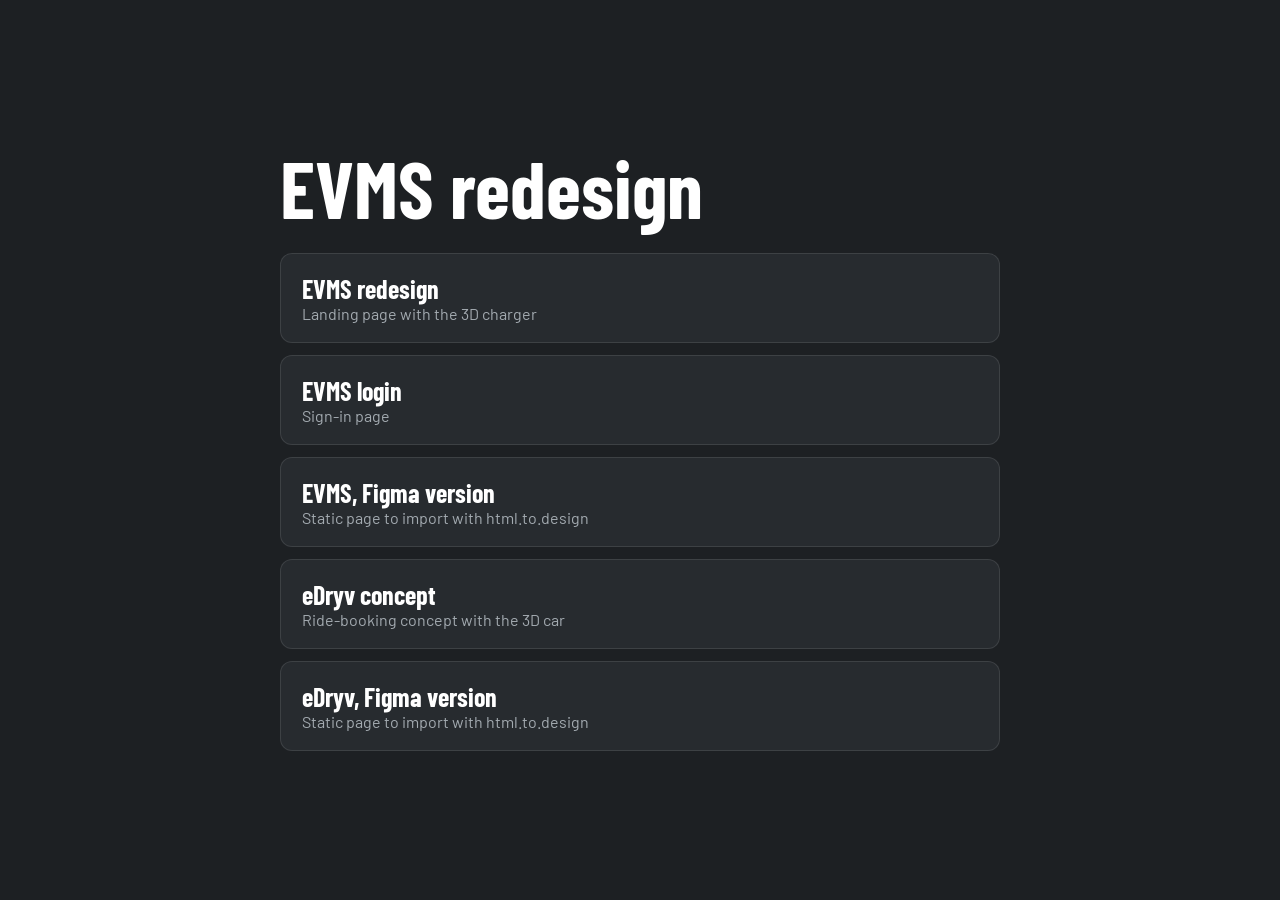
<file: index.html>
<!doctype html>
<html lang="en"><head><meta charset="utf-8"><meta name="viewport" content="width=device-width, initial-scale=1">
<title>EVMS redesign</title>
<link href="https://fonts.googleapis.com/css2?family=Barlow+Condensed:wght@600;700&family=Barlow:wght@400;500&display=swap" rel="stylesheet">
<style>
body{margin:0;min-height:100vh;display:grid;place-items:center;background:#1d2023;color:#fff;font-family:Barlow,sans-serif;padding:24px;box-sizing:border-box}
main{max-width:720px;width:100%}h1{font-family:"Barlow Condensed";font-size:clamp(44px,8vw,80px);line-height:.95;margin:0 0 28px}
ul{list-style:none;padding:0;margin:0;display:grid;gap:12px}
a{display:block;padding:20px 22px;border-radius:12px;background:#272b2f;color:inherit;text-decoration:none;box-shadow:inset 0 0 0 1px rgba(255,255,255,.1)}
a:hover{box-shadow:inset 0 0 0 2px #f5c518}b{font-family:"Barlow Condensed";font-size:26px;display:block}span{color:#a3aab0}
</style></head><body><main>
<h1>EVMS redesign</h1>
<ul>
<li><a href="evms/"><b>EVMS redesign</b><span>Landing page with the 3D charger</span></a></li>
<li><a href="evms/login.html"><b>EVMS login</b><span>Sign-in page</span></a></li>
<li><a href="evms/figma.html"><b>EVMS, Figma version</b><span>Static page to import with html.to.design</span></a></li>
<li><a href="edryv-concept/"><b>eDryv concept</b><span>Ride-booking concept with the 3D car</span></a></li>
<li><a href="edryv-concept/figma.html"><b>eDryv, Figma version</b><span>Static page to import with html.to.design</span></a></li>
</ul></main></body></html>
</file>
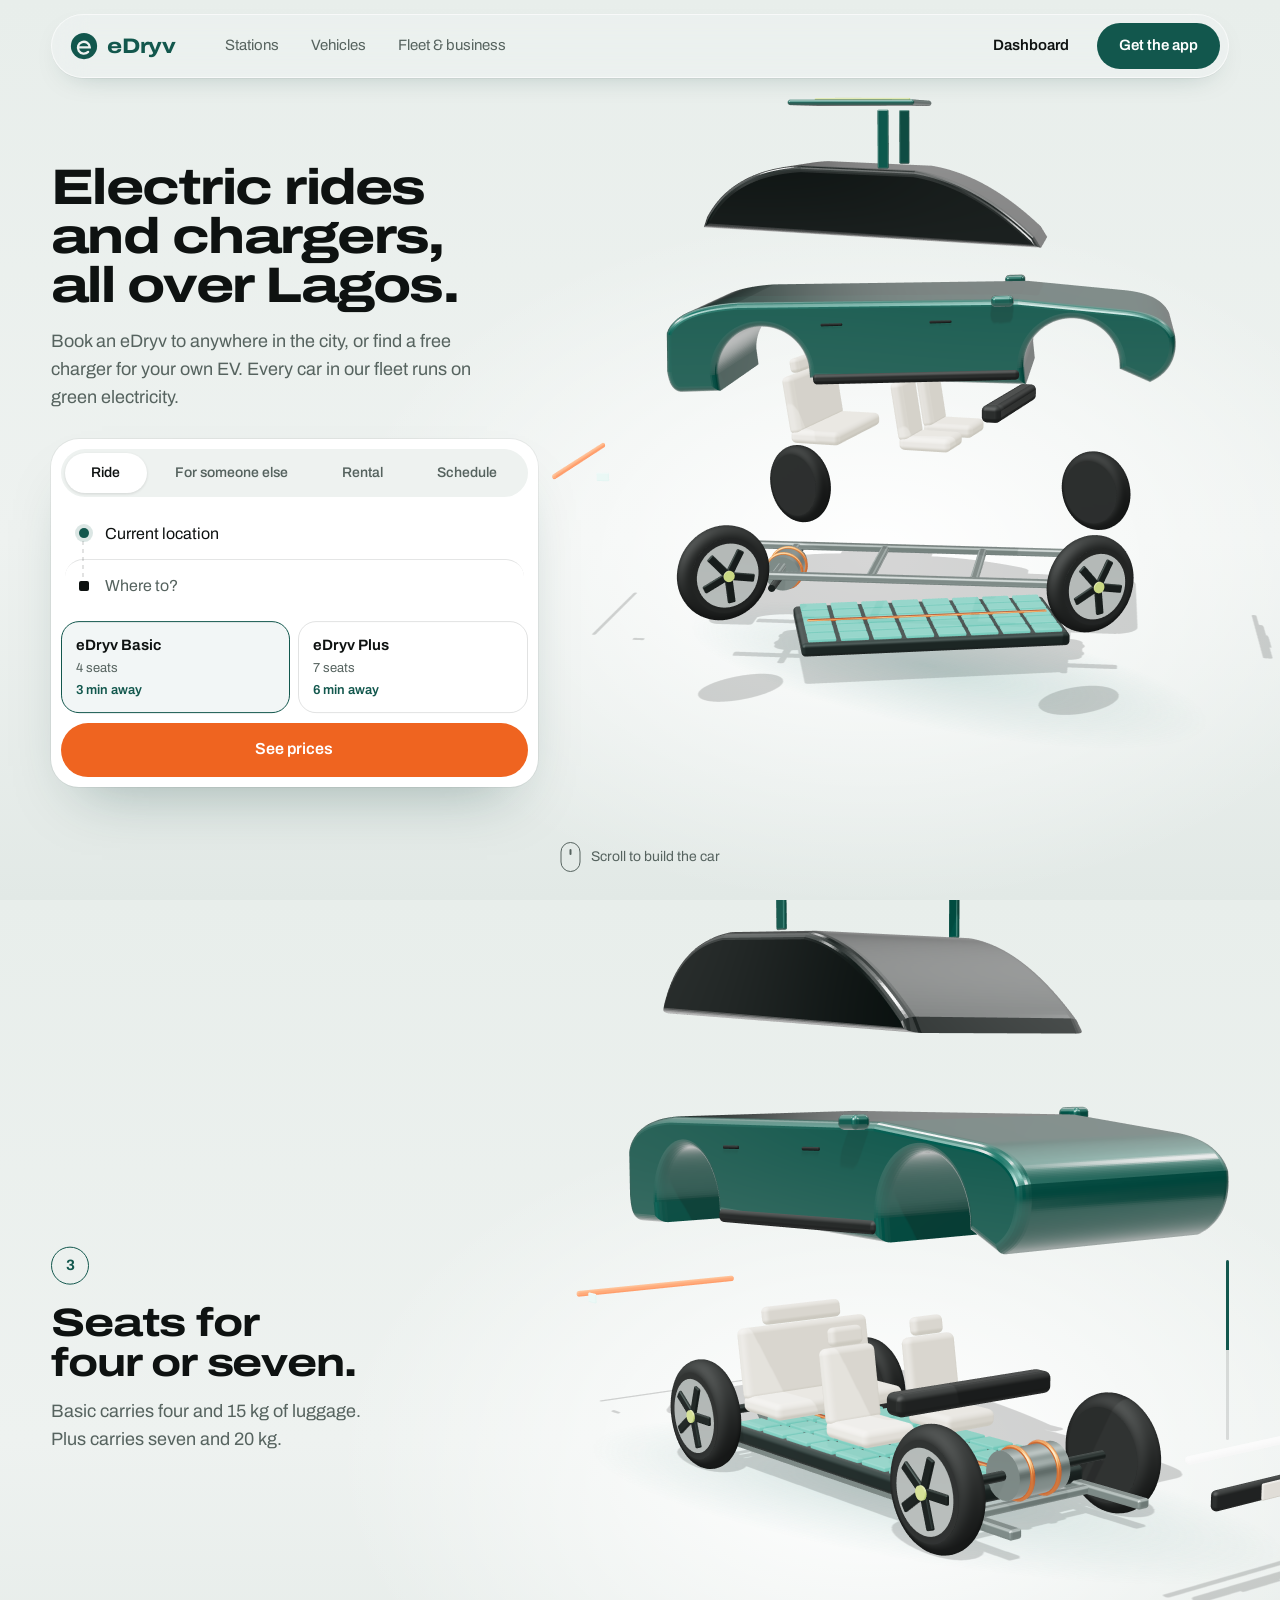
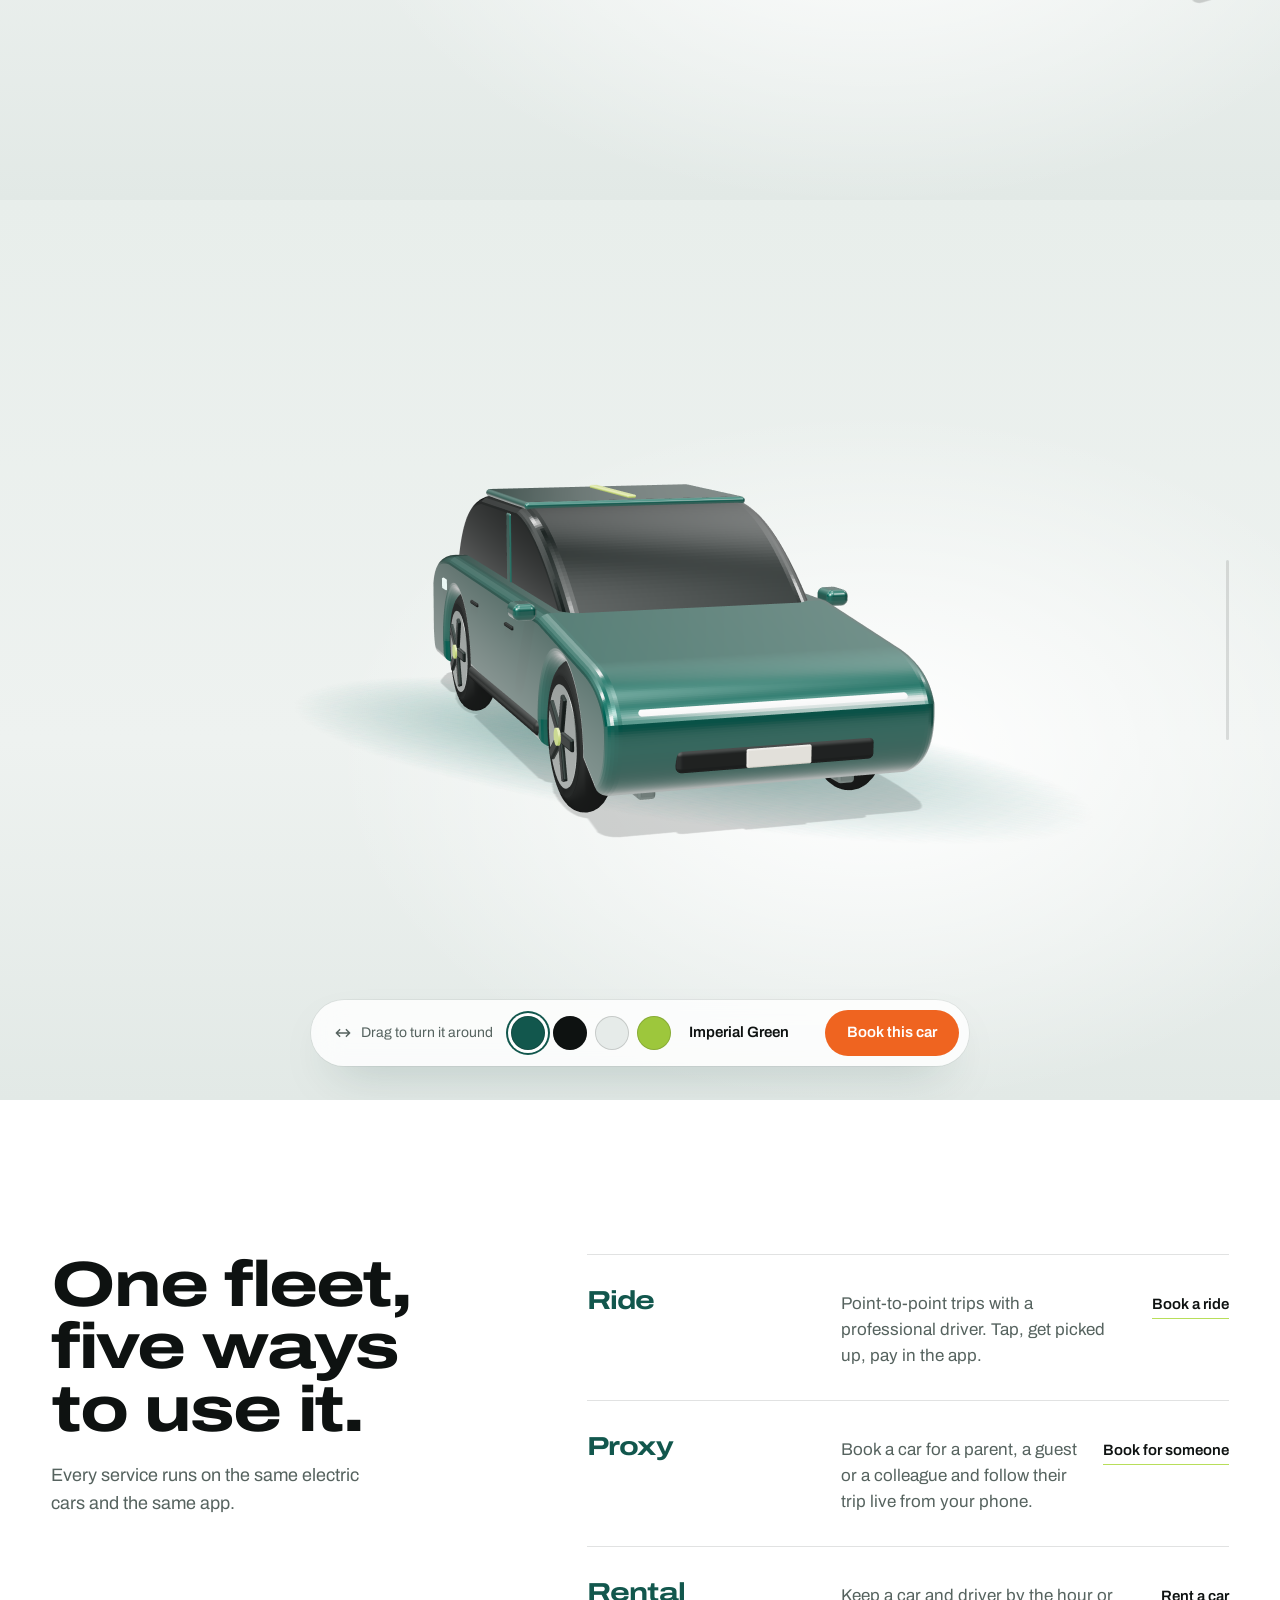
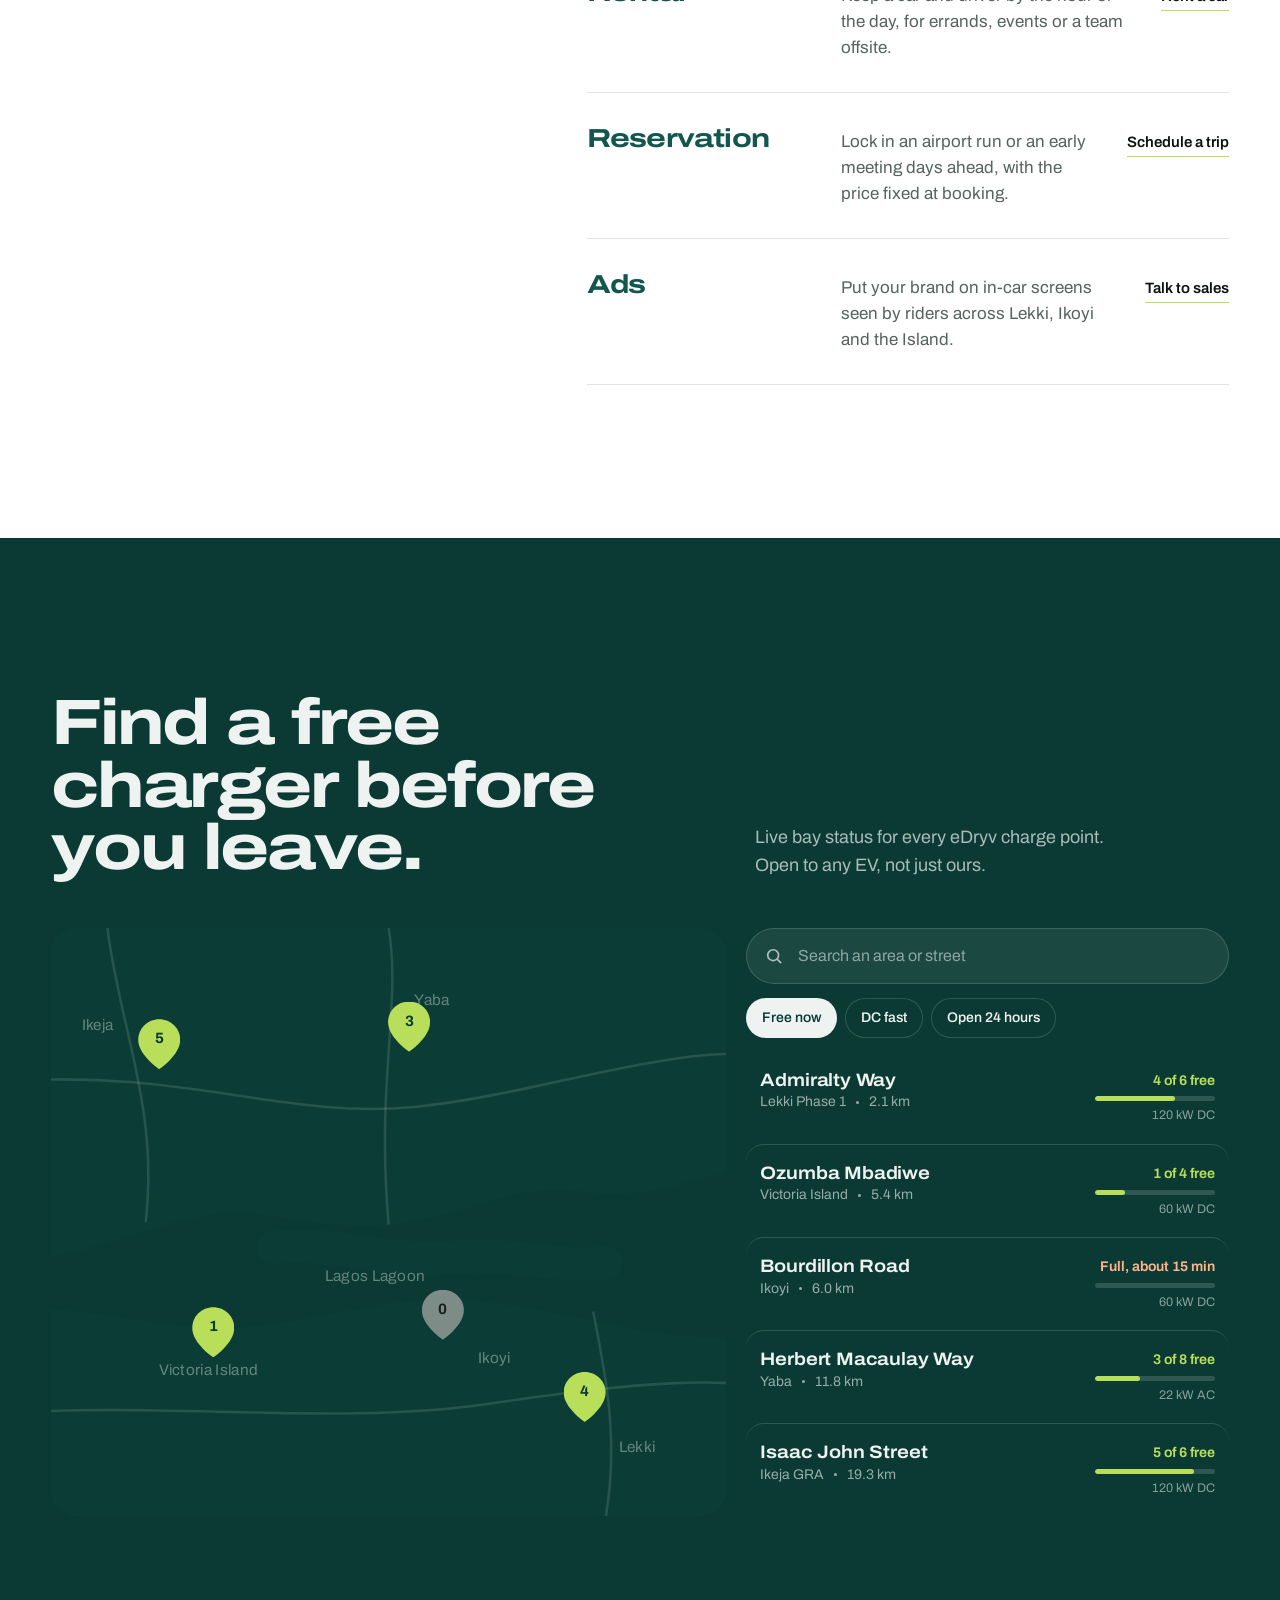
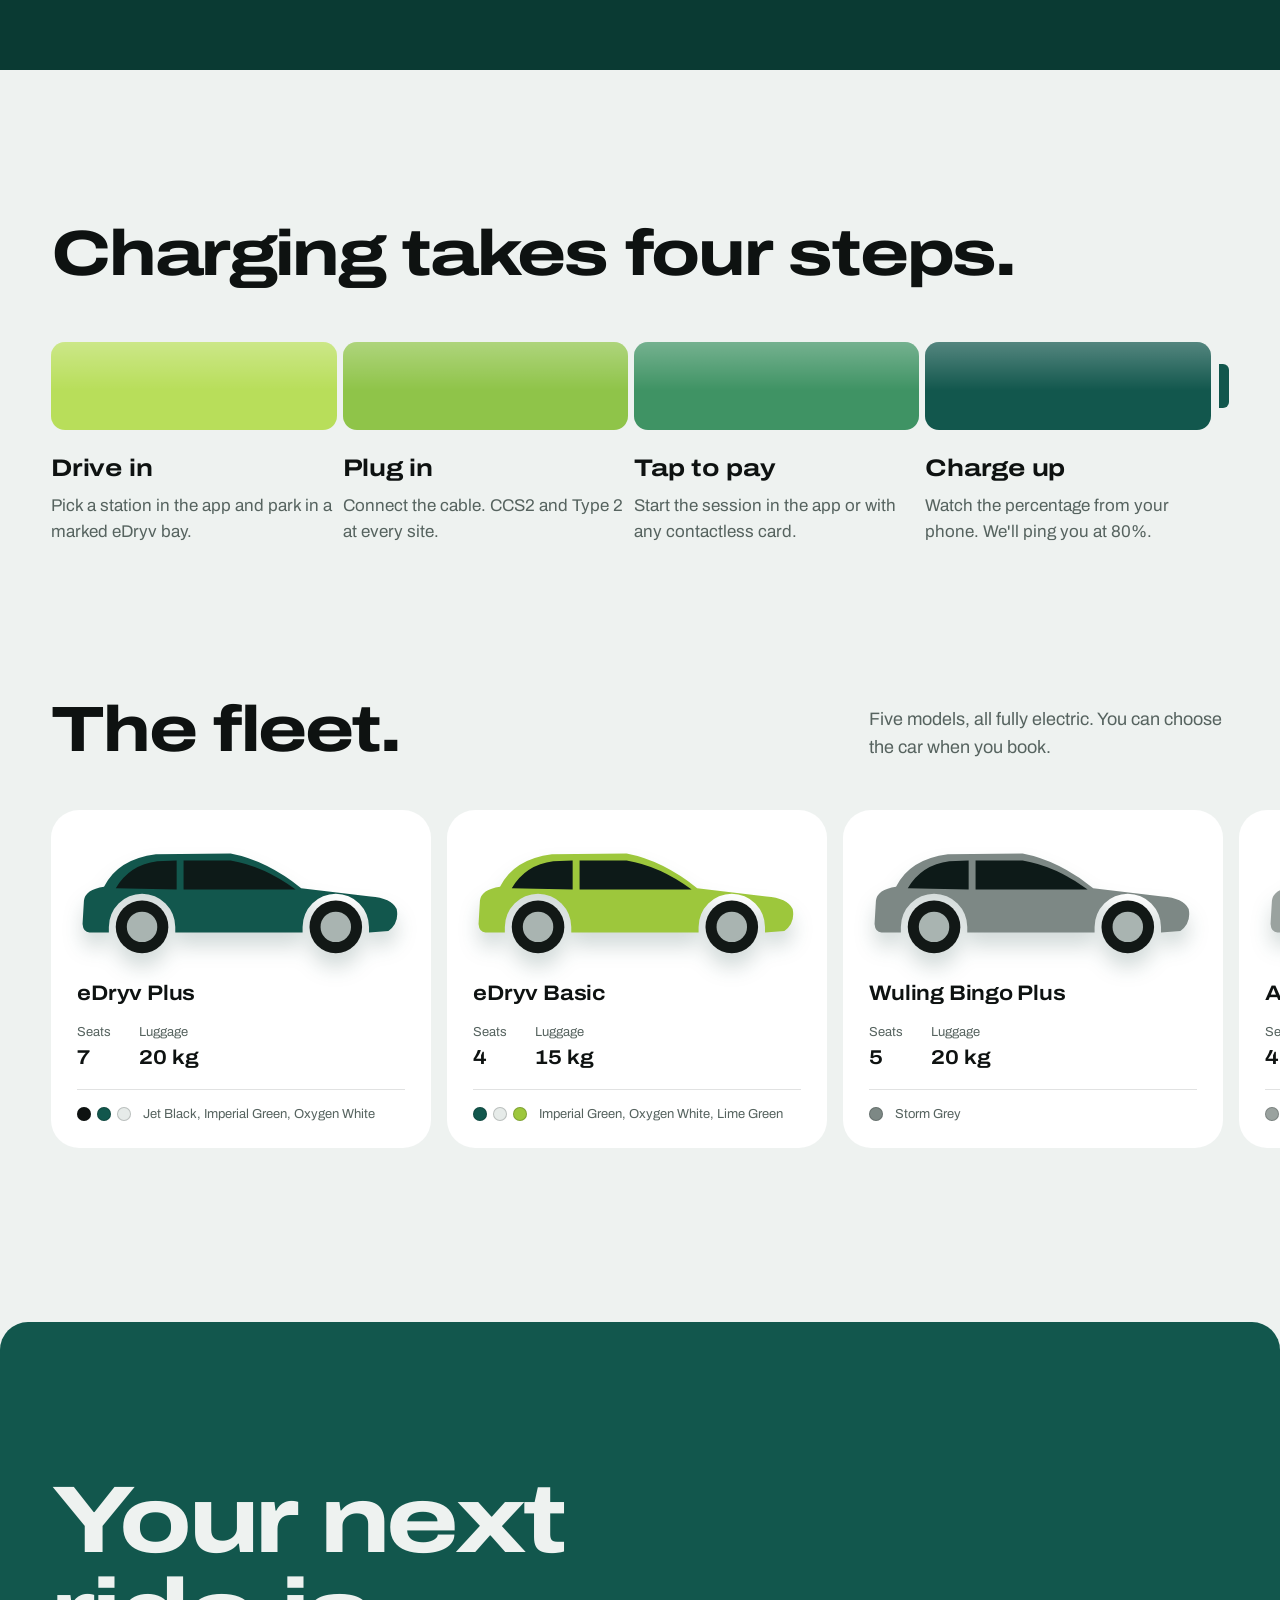
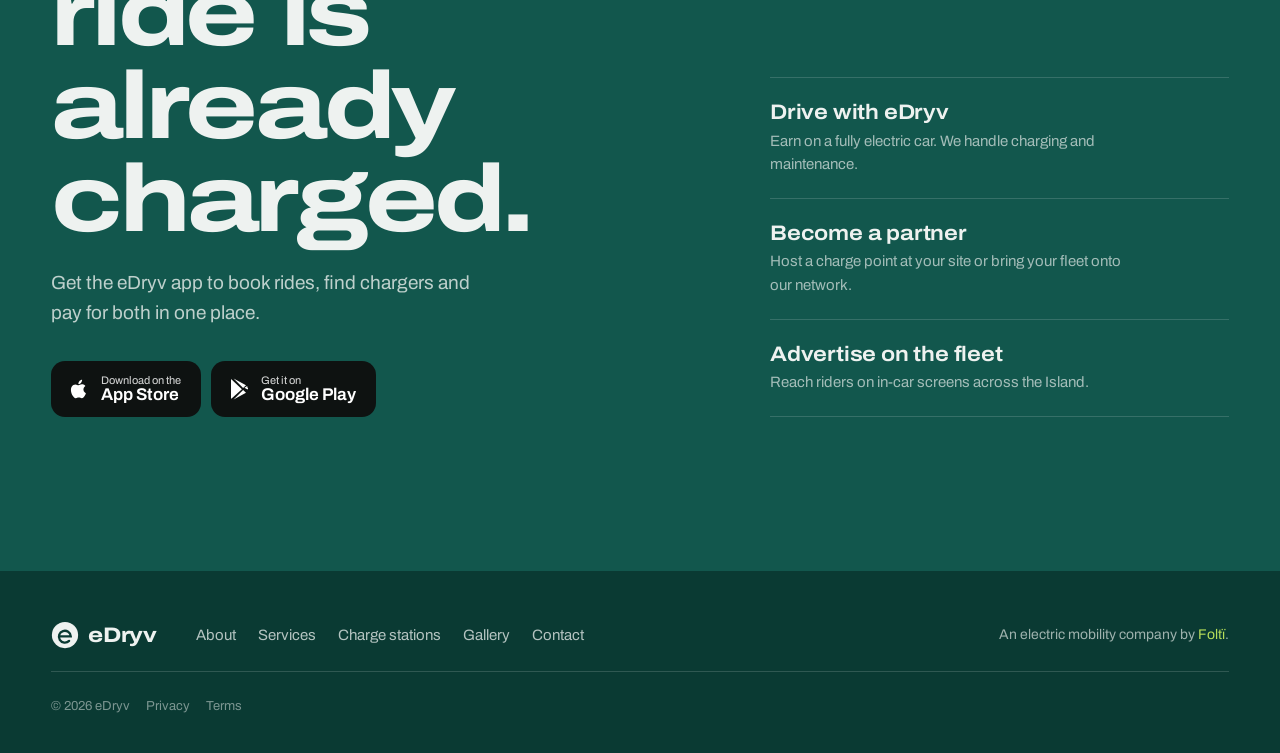
<file: edryv-concept/figma.html>
<!doctype html>
<html lang="en">
<head>
<meta charset="utf-8">
<meta name="viewport" content="width=device-width, initial-scale=1">
<title>eDryv redesign — Figma import</title>
<meta name="description" content="Book an electric ride across Lagos or find a free charger for your own EV.">
<link rel="preconnect" href="https://fonts.googleapis.com">
<link rel="preconnect" href="https://fonts.gstatic.com" crossorigin>
<link href="https://fonts.googleapis.com/css2?family=Archivo:wdth,wght@62..125,300..800&display=swap" rel="stylesheet">
<link rel="stylesheet" href="styles.css">
<style>
.nav{position:absolute}
.assembly-static .stage{position:relative;height:900px}
.render img{position:absolute;inset:0;width:100%;height:100%;object-fit:cover}
.stage.static .hero-copy,.stage.static .steps li,.stage.static .configure{transition:none}
@media (max-width:960px){.assembly-static .stage{height:812px}}
</style>
<script type="importmap">
{ "imports": {
  "three": "https://cdn.jsdelivr.net/npm/three@0.160.0/build/three.module.js",
  "three/addons/": "https://cdn.jsdelivr.net/npm/three@0.160.0/examples/jsm/"
} }
</script>
</head>
<body>


<header class="nav" id="nav">
  <a class="brand" href="#top" aria-label="eDryv home">
    <svg viewBox="0 0 32 32" aria-hidden="true"><circle cx="16" cy="16" r="15" fill="currentColor"/><path d="M9 17.5h13.6a6.8 6.8 0 1 0-1.9 5.2" fill="none" stroke="var(--oxygen)" stroke-width="2.6" stroke-linecap="round"/></svg>
    <span>eDryv</span>
  </a>
  <nav aria-label="Main">
    <a href="#stations">Stations</a>
    <a href="#fleet">Vehicles</a>
    <a href="#services">Fleet &amp; business</a>
  </nav>
  <div class="nav-actions">
    <a class="btn btn-ghost" href="#">Dashboard</a>
    <a class="btn btn-solid" href="#app">Get the app</a>
  </div>
</header>

<main>
<!-- ============ HERO + ASSEMBLY (one pinned scene) ============ -->
<section class="assembly-static" id="top" aria-label="Hero and car build, three states">
<div class="stage static" data-phase="hero">
    <picture class="render"><source media="(max-width: 960px)" srcset="figma/renders/mobile-hero.png"><img src="figma/renders/desktop-hero.png" alt="eDryv car, hero state"></picture>

    <div class="hero-copy">
      <h1>Electric rides and chargers, all over Lagos.</h1>
      <p class="lede">Book an eDryv to anywhere in the city, or find a free charger for your own EV. Every car in our fleet runs on green electricity.</p>

      <form class="book" onsubmit="return false" aria-label="Book a ride">
        <div class="book-tabs" role="tablist">
          <button role="tab" aria-selected="true" type="button">Ride</button>
          <button role="tab" aria-selected="false" type="button">For someone else</button>
          <button role="tab" aria-selected="false" type="button">Rental</button>
          <button role="tab" aria-selected="false" type="button">Schedule</button>
        </div>
        <div class="route">
          <label><span class="dot dot-from" aria-hidden="true"></span><span class="sr">Pickup</span><input value="Current location" aria-label="Pickup"></label>
          <label><span class="dot dot-to" aria-hidden="true"></span><span class="sr">Destination</span><input placeholder="Where to?" aria-label="Destination"></label>
        </div>
        <div class="options" role="radiogroup" aria-label="Car type">
          <label class="opt"><input type="radio" name="car" checked><span class="opt-name">eDryv Basic</span><span class="opt-meta">4 seats</span><span class="opt-eta">3 min away</span></label>
          <label class="opt"><input type="radio" name="car"><span class="opt-name">eDryv Plus</span><span class="opt-meta">7 seats</span><span class="opt-eta">6 min away</span></label>
        </div>
        <button class="btn btn-signal btn-wide" type="submit">See prices</button>
      </form>
    </div>

    <p class="scroll-hint" aria-hidden="true"><span class="mouse"></span>Scroll to build the car</p>

    <ol class="steps" aria-label="How an eDryv is put together">
      <li data-step="0"><span class="n">1</span><h2>The battery sits flat under the floor.</h2><p>Weight stays low, so the ride feels planted and the cabin stays quiet.</p></li>
      <li data-step="1"><span class="n">2</span><h2>Motors drive the wheels directly.</h2><p>No gearbox, no oil changes, no trips to the mechanic for the usual engine trouble.</p></li>
      <li data-step="2"><span class="n">3</span><h2>Seats for four or seven.</h2><p>Basic carries four and 15 kg of luggage. Plus carries seven and 20 kg.</p></li>
      <li data-step="3"><span class="n">4</span><h2>Body on. Zero tailpipe.</h2><p>Nothing comes out of the back, and you save up to half of what you'd spend on fuel.</p></li>
    </ol>

    <div class="configure" aria-label="Choose a paint">
      <p class="drag"><svg viewBox="0 0 24 24" aria-hidden="true"><path d="M4 12h16M4 12l4-4M4 12l4 4M20 12l-4-4M20 12l-4 4" fill="none" stroke="currentColor" stroke-width="1.8" stroke-linecap="round" stroke-linejoin="round"/></svg>Drag to turn it around</p>
      <div class="swatches" role="radiogroup" aria-label="Paint">
        <button class="sw" role="radio" aria-checked="true" data-paint="#12574d" style="--c:#12574d"><span>Imperial Green</span></button>
        <button class="sw" role="radio" aria-checked="false" data-paint="#0e1211" style="--c:#0e1211"><span>Jet Black</span></button>
        <button class="sw" role="radio" aria-checked="false" data-paint="#e6ebe9" style="--c:#e6ebe9"><span>Oxygen White</span></button>
        <button class="sw" role="radio" aria-checked="false" data-paint="#9dc73c" style="--c:#9dc73c"><span>Lime Green</span></button>
      </div>
      <p class="paint-name">Imperial Green</p>
      <a class="btn btn-signal" href="#app">Book this car</a>
    </div>

    <div class="rail" aria-hidden="true"><span></span></div>
  </div>
<div class="stage static" data-phase="build">
    <picture class="render"><source media="(max-width: 960px)" srcset="figma/renders/mobile-build.png"><img src="figma/renders/desktop-build.png" alt="eDryv car, build state"></picture>

    <div class="hero-copy">
      <h1>Electric rides and chargers, all over Lagos.</h1>
      <p class="lede">Book an eDryv to anywhere in the city, or find a free charger for your own EV. Every car in our fleet runs on green electricity.</p>

      <form class="book" onsubmit="return false" aria-label="Book a ride">
        <div class="book-tabs" role="tablist">
          <button role="tab" aria-selected="true" type="button">Ride</button>
          <button role="tab" aria-selected="false" type="button">For someone else</button>
          <button role="tab" aria-selected="false" type="button">Rental</button>
          <button role="tab" aria-selected="false" type="button">Schedule</button>
        </div>
        <div class="route">
          <label><span class="dot dot-from" aria-hidden="true"></span><span class="sr">Pickup</span><input value="Current location" aria-label="Pickup"></label>
          <label><span class="dot dot-to" aria-hidden="true"></span><span class="sr">Destination</span><input placeholder="Where to?" aria-label="Destination"></label>
        </div>
        <div class="options" role="radiogroup" aria-label="Car type">
          <label class="opt"><input type="radio" name="car" checked><span class="opt-name">eDryv Basic</span><span class="opt-meta">4 seats</span><span class="opt-eta">3 min away</span></label>
          <label class="opt"><input type="radio" name="car"><span class="opt-name">eDryv Plus</span><span class="opt-meta">7 seats</span><span class="opt-eta">6 min away</span></label>
        </div>
        <button class="btn btn-signal btn-wide" type="submit">See prices</button>
      </form>
    </div>

    <p class="scroll-hint" aria-hidden="true"><span class="mouse"></span>Scroll to build the car</p>

    <ol class="steps" aria-label="How an eDryv is put together">
      <li data-step="0"><span class="n">1</span><h2>The battery sits flat under the floor.</h2><p>Weight stays low, so the ride feels planted and the cabin stays quiet.</p></li>
      <li data-step="1"><span class="n">2</span><h2>Motors drive the wheels directly.</h2><p>No gearbox, no oil changes, no trips to the mechanic for the usual engine trouble.</p></li>
      <li data-step="2" class="on"><span class="n">3</span><h2>Seats for four or seven.</h2><p>Basic carries four and 15 kg of luggage. Plus carries seven and 20 kg.</p></li>
      <li data-step="3"><span class="n">4</span><h2>Body on. Zero tailpipe.</h2><p>Nothing comes out of the back, and you save up to half of what you'd spend on fuel.</p></li>
    </ol>

    <div class="configure" aria-label="Choose a paint">
      <p class="drag"><svg viewBox="0 0 24 24" aria-hidden="true"><path d="M4 12h16M4 12l4-4M4 12l4 4M20 12l-4-4M20 12l-4 4" fill="none" stroke="currentColor" stroke-width="1.8" stroke-linecap="round" stroke-linejoin="round"/></svg>Drag to turn it around</p>
      <div class="swatches" role="radiogroup" aria-label="Paint">
        <button class="sw" role="radio" aria-checked="true" data-paint="#12574d" style="--c:#12574d"><span>Imperial Green</span></button>
        <button class="sw" role="radio" aria-checked="false" data-paint="#0e1211" style="--c:#0e1211"><span>Jet Black</span></button>
        <button class="sw" role="radio" aria-checked="false" data-paint="#e6ebe9" style="--c:#e6ebe9"><span>Oxygen White</span></button>
        <button class="sw" role="radio" aria-checked="false" data-paint="#9dc73c" style="--c:#9dc73c"><span>Lime Green</span></button>
      </div>
      <p class="paint-name">Imperial Green</p>
      <a class="btn btn-signal" href="#app">Book this car</a>
    </div>

    <div class="rail" aria-hidden="true"><span style="transform:scaleY(.5)"></span></div>
  </div>
<div class="stage static" data-phase="done">
    <picture class="render"><source media="(max-width: 960px)" srcset="figma/renders/mobile-done.png"><img src="figma/renders/desktop-done.png" alt="eDryv car, done state"></picture>

    <div class="hero-copy">
      <h1>Electric rides and chargers, all over Lagos.</h1>
      <p class="lede">Book an eDryv to anywhere in the city, or find a free charger for your own EV. Every car in our fleet runs on green electricity.</p>

      <form class="book" onsubmit="return false" aria-label="Book a ride">
        <div class="book-tabs" role="tablist">
          <button role="tab" aria-selected="true" type="button">Ride</button>
          <button role="tab" aria-selected="false" type="button">For someone else</button>
          <button role="tab" aria-selected="false" type="button">Rental</button>
          <button role="tab" aria-selected="false" type="button">Schedule</button>
        </div>
        <div class="route">
          <label><span class="dot dot-from" aria-hidden="true"></span><span class="sr">Pickup</span><input value="Current location" aria-label="Pickup"></label>
          <label><span class="dot dot-to" aria-hidden="true"></span><span class="sr">Destination</span><input placeholder="Where to?" aria-label="Destination"></label>
        </div>
        <div class="options" role="radiogroup" aria-label="Car type">
          <label class="opt"><input type="radio" name="car" checked><span class="opt-name">eDryv Basic</span><span class="opt-meta">4 seats</span><span class="opt-eta">3 min away</span></label>
          <label class="opt"><input type="radio" name="car"><span class="opt-name">eDryv Plus</span><span class="opt-meta">7 seats</span><span class="opt-eta">6 min away</span></label>
        </div>
        <button class="btn btn-signal btn-wide" type="submit">See prices</button>
      </form>
    </div>

    <p class="scroll-hint" aria-hidden="true"><span class="mouse"></span>Scroll to build the car</p>

    <ol class="steps" aria-label="How an eDryv is put together">
      <li data-step="0"><span class="n">1</span><h2>The battery sits flat under the floor.</h2><p>Weight stays low, so the ride feels planted and the cabin stays quiet.</p></li>
      <li data-step="1"><span class="n">2</span><h2>Motors drive the wheels directly.</h2><p>No gearbox, no oil changes, no trips to the mechanic for the usual engine trouble.</p></li>
      <li data-step="2"><span class="n">3</span><h2>Seats for four or seven.</h2><p>Basic carries four and 15 kg of luggage. Plus carries seven and 20 kg.</p></li>
      <li data-step="3"><span class="n">4</span><h2>Body on. Zero tailpipe.</h2><p>Nothing comes out of the back, and you save up to half of what you'd spend on fuel.</p></li>
    </ol>

    <div class="configure" aria-label="Choose a paint">
      <p class="drag"><svg viewBox="0 0 24 24" aria-hidden="true"><path d="M4 12h16M4 12l4-4M4 12l4 4M20 12l-4-4M20 12l-4 4" fill="none" stroke="currentColor" stroke-width="1.8" stroke-linecap="round" stroke-linejoin="round"/></svg>Drag to turn it around</p>
      <div class="swatches" role="radiogroup" aria-label="Paint">
        <button class="sw" role="radio" aria-checked="true" data-paint="#12574d" style="--c:#12574d"><span>Imperial Green</span></button>
        <button class="sw" role="radio" aria-checked="false" data-paint="#0e1211" style="--c:#0e1211"><span>Jet Black</span></button>
        <button class="sw" role="radio" aria-checked="false" data-paint="#e6ebe9" style="--c:#e6ebe9"><span>Oxygen White</span></button>
        <button class="sw" role="radio" aria-checked="false" data-paint="#9dc73c" style="--c:#9dc73c"><span>Lime Green</span></button>
      </div>
      <p class="paint-name">Imperial Green</p>
      <a class="btn btn-signal" href="#app">Book this car</a>
    </div>

    <div class="rail" aria-hidden="true"><span></span></div>
  </div>
</section>

<!-- ============ SERVICES ============ -->
<section class="services" id="services">
  <div class="wrap services-grid">
    <div class="services-head">
      <h2 class="h-xl">One fleet, five ways to use it.</h2>
      <p>Every service runs on the same electric cars and the same app.</p>
    </div>
    <ul class="svc-list">
      <li class="svc"><h3>Ride</h3><p>Point-to-point trips with a professional driver. Tap, get picked up, pay in the app.</p><a href="#app">Book a ride</a></li>
      <li class="svc"><h3>Proxy</h3><p>Book a car for a parent, a guest or a colleague and follow their trip live from your phone.</p><a href="#app">Book for someone</a></li>
      <li class="svc"><h3>Rental</h3><p>Keep a car and driver by the hour or the day, for errands, events or a team offsite.</p><a href="#app">Rent a car</a></li>
      <li class="svc"><h3>Reservation</h3><p>Lock in an airport run or an early meeting days ahead, with the price fixed at booking.</p><a href="#app">Schedule a trip</a></li>
      <li class="svc"><h3>Ads</h3><p>Put your brand on in-car screens seen by riders across Lekki, Ikoyi and the Island.</p><a href="#">Talk to sales</a></li>
    </ul>
  </div>
</section>

<!-- ============ STATIONS ============ -->
<section class="stations" id="stations">
  <div class="wrap">
    <div class="stations-head">
      <h2 class="h-xl">Find a free charger before you leave.</h2>
      <p>Live bay status for every eDryv charge point. Open to any EV, not just ours.</p>
    </div>
    <div class="stations-grid">
      <div class="map" aria-label="Map of charge points">
        <svg viewBox="0 0 600 460" preserveAspectRatio="xMidYMid slice" aria-hidden="true">
          <rect width="600" height="460" fill="var(--imperial-deep)"/>
          <path d="M0 0H600V180C540 196 500 214 452 206C400 198 360 226 300 232C236 238 200 214 150 226C96 238 50 262 0 258Z" fill="#0b3d36"/>
          <path d="M0 300C70 292 120 318 190 312C258 306 300 286 370 292C440 298 520 330 600 318V460H0Z" fill="#0b3d36"/>
          <path d="M210 250C250 244 300 262 350 258C400 254 430 266 470 262" stroke="#0b3d36" stroke-width="26" fill="none" stroke-linecap="round"/>
          <g stroke="rgba(233,240,236,.12)" stroke-width="2" fill="none">
            <path d="M0 120C140 110 220 150 320 140S520 90 600 100"/>
            <path d="M80 0C90 80 120 140 110 230"/>
            <path d="M300 0C310 60 290 120 300 232"/>
            <path d="M0 380C120 370 260 390 380 372S560 352 600 360"/>
            <path d="M460 300C470 350 480 400 470 460"/>
          </g>
          <g fill="rgba(233,240,236,.4)" font-family="Archivo" font-size="12" letter-spacing=".02em">
            <text x="60" y="80">Ikeja</text><text x="320" y="60">Yaba</text>
            <text x="250" y="276">Lagos Lagoon</text>
            <text x="120" y="350">Victoria Island</text><text x="370" y="340">Ikoyi</text><text x="480" y="410">Lekki</text>
          </g>
        </svg>
        <button class="pin" style="--x:79%;--y:84%" data-i="0" aria-label="Admiralty Way, 4 free"><span>4</span></button>
        <button class="pin" style="--x:24%;--y:73%" data-i="1" aria-label="Ozumba Mbadiwe, 1 free"><span>1</span></button>
        <button class="pin busy" style="--x:58%;--y:70%" data-i="2" aria-label="Bourdillon Road, full"><span>0</span></button>
        <button class="pin" style="--x:53%;--y:21%" data-i="3" aria-label="Herbert Macaulay Way, 3 free"><span>3</span></button>
        <button class="pin" style="--x:16%;--y:24%" data-i="4" aria-label="Isaac John Street, 5 free"><span>5</span></button>
      </div>

      <div class="finder">
        <label class="search"><svg viewBox="0 0 24 24" aria-hidden="true"><circle cx="11" cy="11" r="6.5" fill="none" stroke="currentColor" stroke-width="2"/><path d="m16 16 4 4" stroke="currentColor" stroke-width="2" stroke-linecap="round"/></svg><input placeholder="Search an area or street" aria-label="Search stations"></label>
        <div class="chips" role="group" aria-label="Filters">
          <button aria-pressed="true">Free now</button><button aria-pressed="false">DC fast</button><button aria-pressed="false">Open 24 hours</button>
        </div>
        <ul class="st-list" id="stList">
          <li class="st" data-i="0"><div><h3>Admiralty Way</h3><p>Lekki Phase 1 <span>2.1 km</span></p></div><div class="bays"><b>4 of 6 free</b><span class="meter"><i style="width:67%"></i></span><small>120 kW DC</small></div></li>
          <li class="st" data-i="1"><div><h3>Ozumba Mbadiwe</h3><p>Victoria Island <span>5.4 km</span></p></div><div class="bays"><b>1 of 4 free</b><span class="meter"><i style="width:25%"></i></span><small>60 kW DC</small></div></li>
          <li class="st busy" data-i="2"><div><h3>Bourdillon Road</h3><p>Ikoyi <span>6.0 km</span></p></div><div class="bays"><b>Full, about 15 min</b><span class="meter"><i style="width:0"></i></span><small>60 kW DC</small></div></li>
          <li class="st" data-i="3"><div><h3>Herbert Macaulay Way</h3><p>Yaba <span>11.8 km</span></p></div><div class="bays"><b>3 of 8 free</b><span class="meter"><i style="width:38%"></i></span><small>22 kW AC</small></div></li>
          <li class="st" data-i="4"><div><h3>Isaac John Street</h3><p>Ikeja GRA <span>19.3 km</span></p></div><div class="bays"><b>5 of 6 free</b><span class="meter"><i style="width:83%"></i></span><small>120 kW DC</small></div></li>
        </ul>
      </div>
    </div>
  </div>
</section>

<!-- ============ CHARGING STEPS ============ -->
<section class="charge" aria-labelledby="chargeTitle">
  <div class="wrap">
    <h2 class="h-xl" id="chargeTitle">Charging takes four steps.</h2>
    <ol class="battery">
      <li><span class="cell"></span><h3>Drive in</h3><p>Pick a station in the app and park in a marked eDryv bay.</p></li>
      <li><span class="cell"></span><h3>Plug in</h3><p>Connect the cable. CCS2 and Type 2 at every site.</p></li>
      <li><span class="cell"></span><h3>Tap to pay</h3><p>Start the session in the app or with any contactless card.</p></li>
      <li><span class="cell"></span><h3>Charge up</h3><p>Watch the percentage from your phone. We'll ping you at 80%.</p></li>
    </ol>
  </div>
</section>

<!-- ============ FLEET ============ -->
<section class="fleet" id="fleet">
  <div class="wrap">
    <div class="fleet-head">
      <h2 class="h-xl">The fleet.</h2>
      <p>Five models, all fully electric. You can choose the car when you book.</p>
    </div>
  </div>
  <svg width="0" height="0" style="position:absolute" aria-hidden="true">
    <defs>
      <path id="carside" d="M14 116 L42 116 L42 108 A48 48 0 0 1 138 108 L138 116 L322 116 L322 108 A48 48 0 0 1 418 108 L418 116 L446 114 Q462 102 458 82 Q450 66 420 64 L320 52 Q270 12 218 2 L110 3 Q55 10 35 50 Q8 54 6 70 L4 104 Q5 116 14 116 Z"/>
      <path id="carglass" d="M312 54 Q266 20 218 12 L150 12 L150 54 Z M140 12 L112 13 Q72 18 52 52 L140 54 Z"/>
      <g id="wheels"><circle cx="90" cy="108" r="38" fill="#121816"/><circle cx="90" cy="108" r="22" fill="#a9b4b1"/><circle cx="370" cy="108" r="38" fill="#121816"/><circle cx="370" cy="108" r="22" fill="#a9b4b1"/></g>
    </defs>
  </svg>
  <ul class="models" tabindex="0" aria-label="Fleet models">
    <li class="model"><svg viewBox="-4 -6 474 160" style="--paint:#12574d"><use href="#carside" fill="var(--paint)"/><use href="#carglass" fill="#0d1a18"/><use href="#wheels"/></svg><h3>eDryv Plus</h3><dl><div><dt>Seats</dt><dd>7</dd></div><div><dt>Luggage</dt><dd>20 kg</dd></div></dl><p class="paints"><i style="--c:#0e1211"></i><i style="--c:#12574d"></i><i style="--c:#e6ebe9"></i>Jet Black, Imperial Green, Oxygen White</p></li>
    <li class="model"><svg viewBox="-4 -6 474 160" style="--paint:#9dc73c"><use href="#carside" fill="var(--paint)"/><use href="#carglass" fill="#0d1a18"/><use href="#wheels"/></svg><h3>eDryv Basic</h3><dl><div><dt>Seats</dt><dd>4</dd></div><div><dt>Luggage</dt><dd>15 kg</dd></div></dl><p class="paints"><i style="--c:#12574d"></i><i style="--c:#e6ebe9"></i><i style="--c:#9dc73c"></i>Imperial Green, Oxygen White, Lime Green</p></li>
    <li class="model"><svg viewBox="-4 -6 474 160" style="--paint:#7d8885"><use href="#carside" fill="var(--paint)"/><use href="#carglass" fill="#0d1a18"/><use href="#wheels"/></svg><h3>Wuling Bingo Plus</h3><dl><div><dt>Seats</dt><dd>5</dd></div><div><dt>Luggage</dt><dd>20 kg</dd></div></dl><p class="paints"><i style="--c:#7d8885"></i>Storm Grey</p></li>
    <li class="model"><svg viewBox="-4 -6 474 160" style="--paint:#9aa29f"><use href="#carside" fill="var(--paint)"/><use href="#carglass" fill="#0d1a18"/><use href="#wheels"/></svg><h3>Arcfox Kaola</h3><dl><div><dt>Seats</dt><dd>4</dd></div><div><dt>Luggage</dt><dd>15 kg</dd></div></dl><p class="paints"><i style="--c:#9aa29f"></i>Fox Grey</p></li>
    <li class="model"><svg viewBox="-4 -6 474 160" style="--paint:#5d6664"><use href="#carside" fill="var(--paint)"/><use href="#carglass" fill="#0d1a18"/><use href="#wheels"/></svg><h3>Arcfox Alpha S5</h3><dl><div><dt>Seats</dt><dd>4</dd></div><div><dt>Luggage</dt><dd>15 kg</dd></div></dl><p class="paints"><i style="--c:#5d6664"></i>Grey</p></li>
  </ul>
</section>

<!-- ============ APP CTA ============ -->
<section class="app" id="app">
  <div class="wrap app-grid">
    <div>
      <h2 class="h-xxl">Your next ride is already charged.</h2>
      <p>Get the eDryv app to book rides, find chargers and pay for both in one place.</p>
      <div class="stores">
        <a class="store" href="#"><svg viewBox="0 0 24 24" aria-hidden="true"><path fill="currentColor" d="M16.4 12.6c0-2.3 1.9-3.4 2-3.5-1.1-1.6-2.8-1.8-3.4-1.8-1.4-.1-2.8.9-3.5.9s-1.8-.8-3-.8c-1.5 0-3 .9-3.8 2.3-1.6 2.8-.4 7 1.2 9.3.8 1.1 1.7 2.4 2.9 2.3 1.2 0 1.6-.7 3-.7s1.8.7 3 .7c1.3 0 2.1-1.1 2.8-2.3.9-1.3 1.3-2.6 1.3-2.7 0 0-2.5-1-2.5-3.7zM14.1 5.8c.6-.8 1.1-1.9 1-3-.9 0-2.1.6-2.7 1.4-.6.7-1.1 1.8-1 2.9 1 .1 2.1-.5 2.7-1.3z"/></svg><span><small>Download on the</small>App Store</span></a>
        <a class="store" href="#"><svg viewBox="0 0 24 24" aria-hidden="true"><path fill="currentColor" d="M4 2.8v18.4c0 .3.3.5.6.4l10.3-9.4L4.6 2.4c-.3-.1-.6.1-.6.4zm12.1 8.2 2.9-2.7-12.4-6.9 9.5 9.6zm0 2-9.5 9.6 12.4-6.9-2.9-2.7zm4.2-3.9-2.9 1.6 3.1 1.7c.8-.4.8-1.6 0-2l-.2-.1v-1.2z"/></svg><span><small>Get it on</small>Google Play</span></a>
      </div>
    </div>
    <ul class="join">
      <li><a href="#"><h3>Drive with eDryv</h3><p>Earn on a fully electric car. We handle charging and maintenance.</p></a></li>
      <li><a href="#"><h3>Become a partner</h3><p>Host a charge point at your site or bring your fleet onto our network.</p></a></li>
      <li><a href="#"><h3>Advertise on the fleet</h3><p>Reach riders on in-car screens across the Island.</p></a></li>
    </ul>
  </div>
</section>
</main>

<footer class="foot">
  <div class="wrap foot-grid">
    <a class="brand" href="#top" aria-label="eDryv home"><svg viewBox="0 0 32 32" aria-hidden="true"><circle cx="16" cy="16" r="15" fill="currentColor"/><path d="M9 17.5h13.6a6.8 6.8 0 1 0-1.9 5.2" fill="none" stroke="var(--imperial-deep)" stroke-width="2.6" stroke-linecap="round"/></svg><span>eDryv</span></a>
    <nav aria-label="Footer"><a href="#">About</a><a href="#services">Services</a><a href="#stations">Charge stations</a><a href="#">Gallery</a><a href="#">Contact</a></nav>
    <p class="folti">An electric mobility company by <a href="https://www.folti.io/">Foltï</a>.</p>
    <p class="legal">© 2026 eDryv <a href="#">Privacy</a> <a href="#">Terms</a></p>
  </div>
</footer>


</body>
</html>
</file>
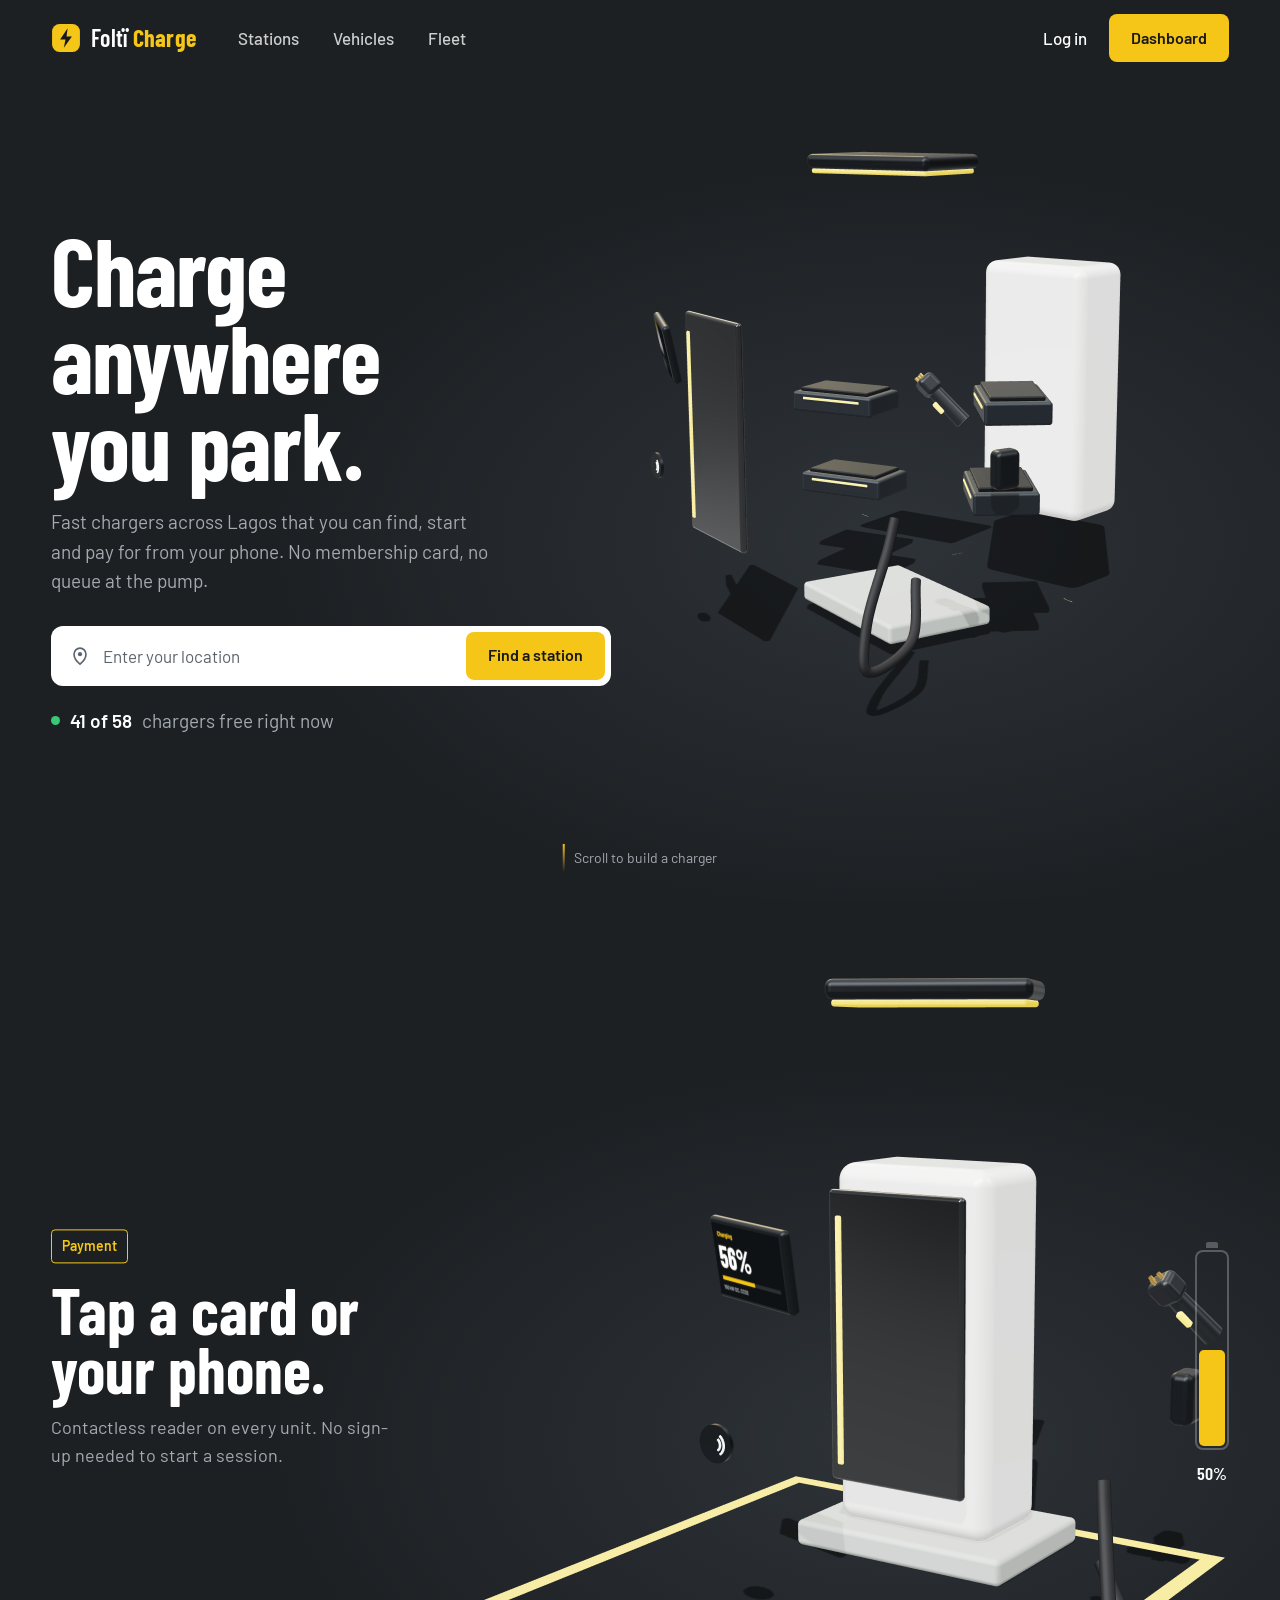
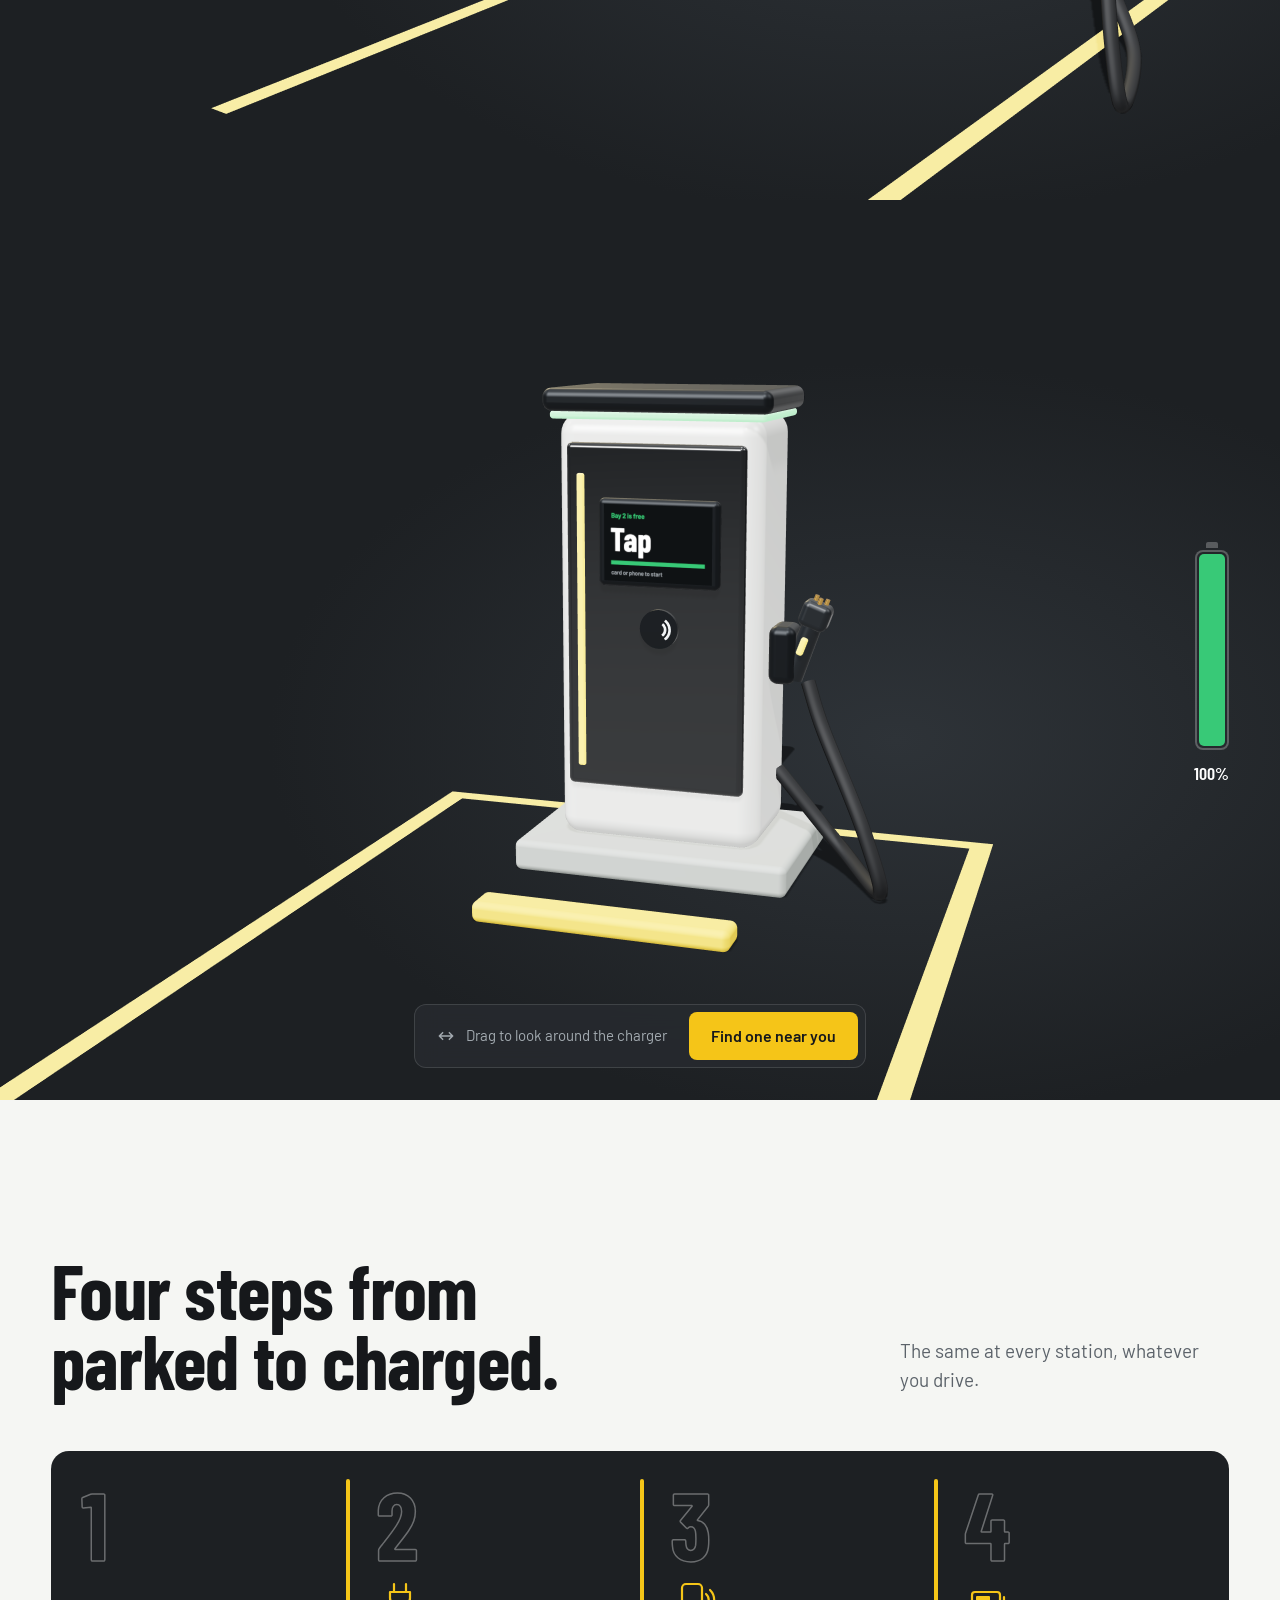
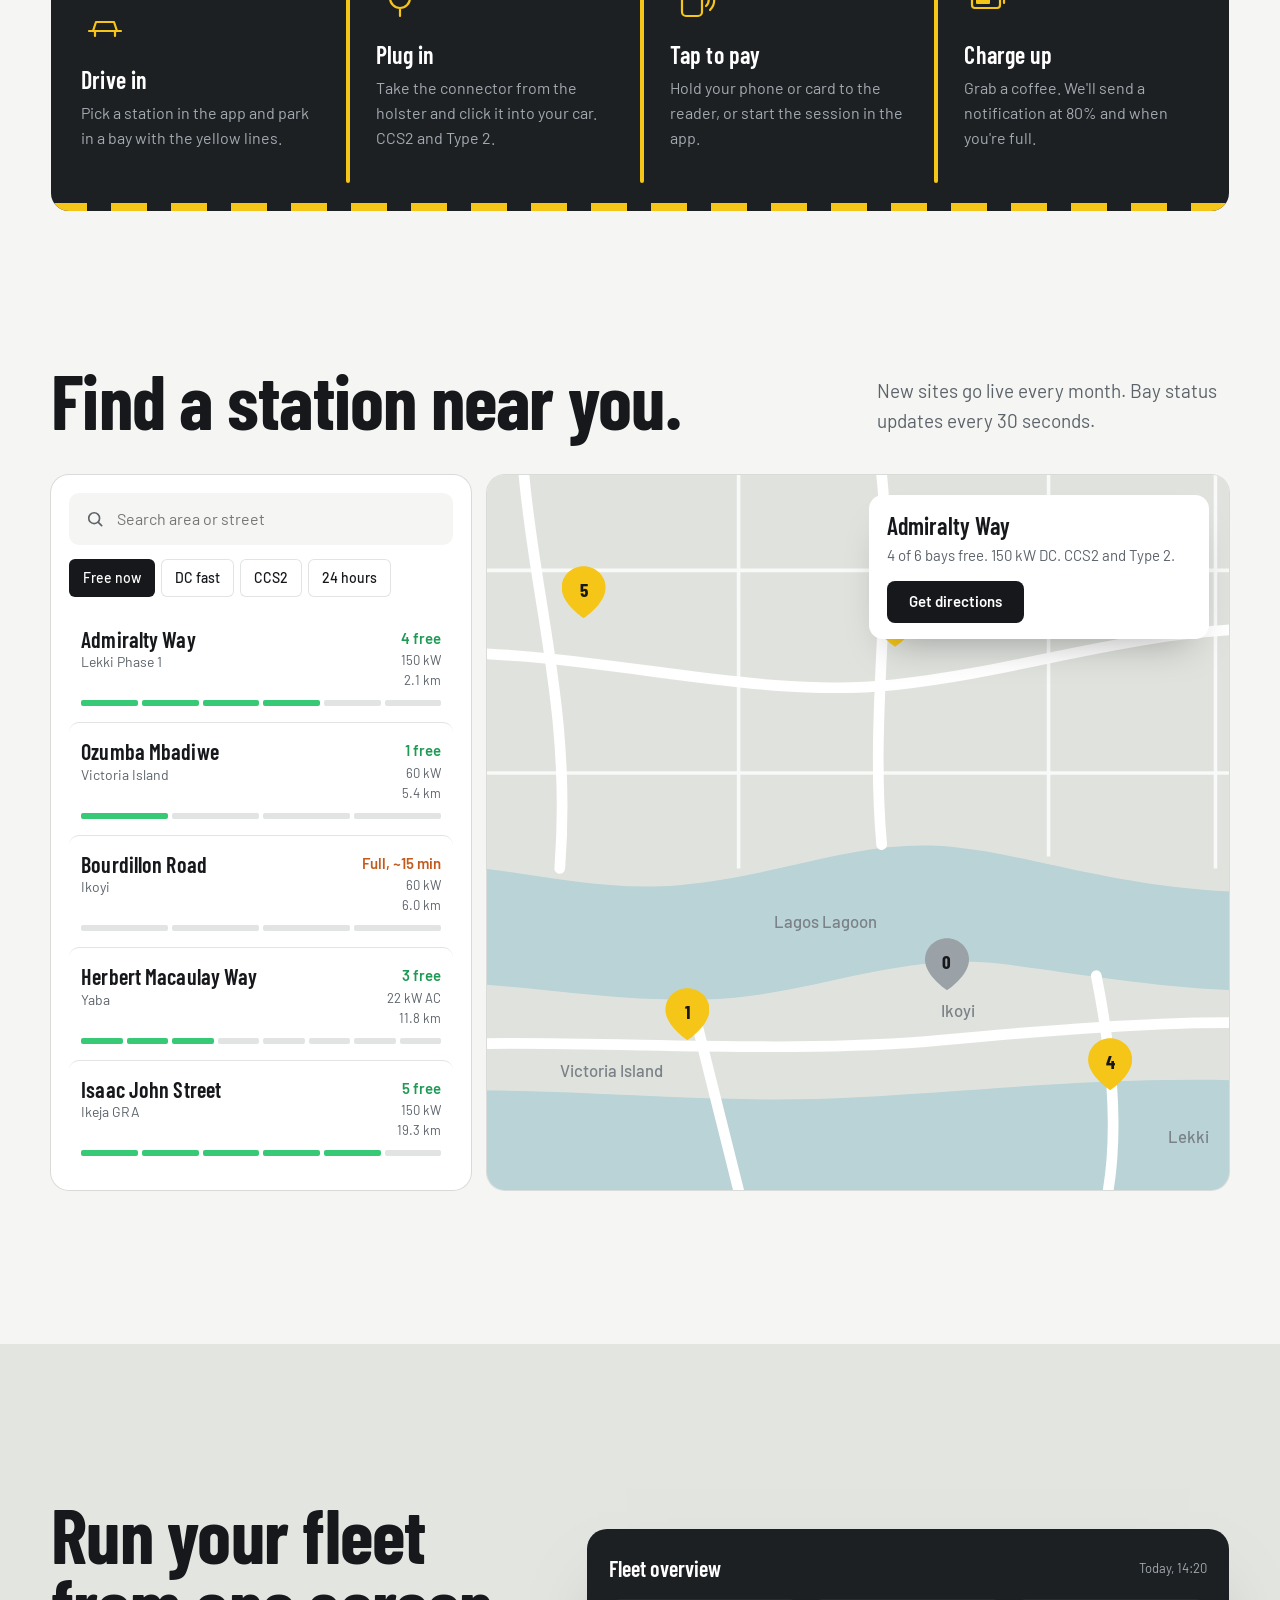
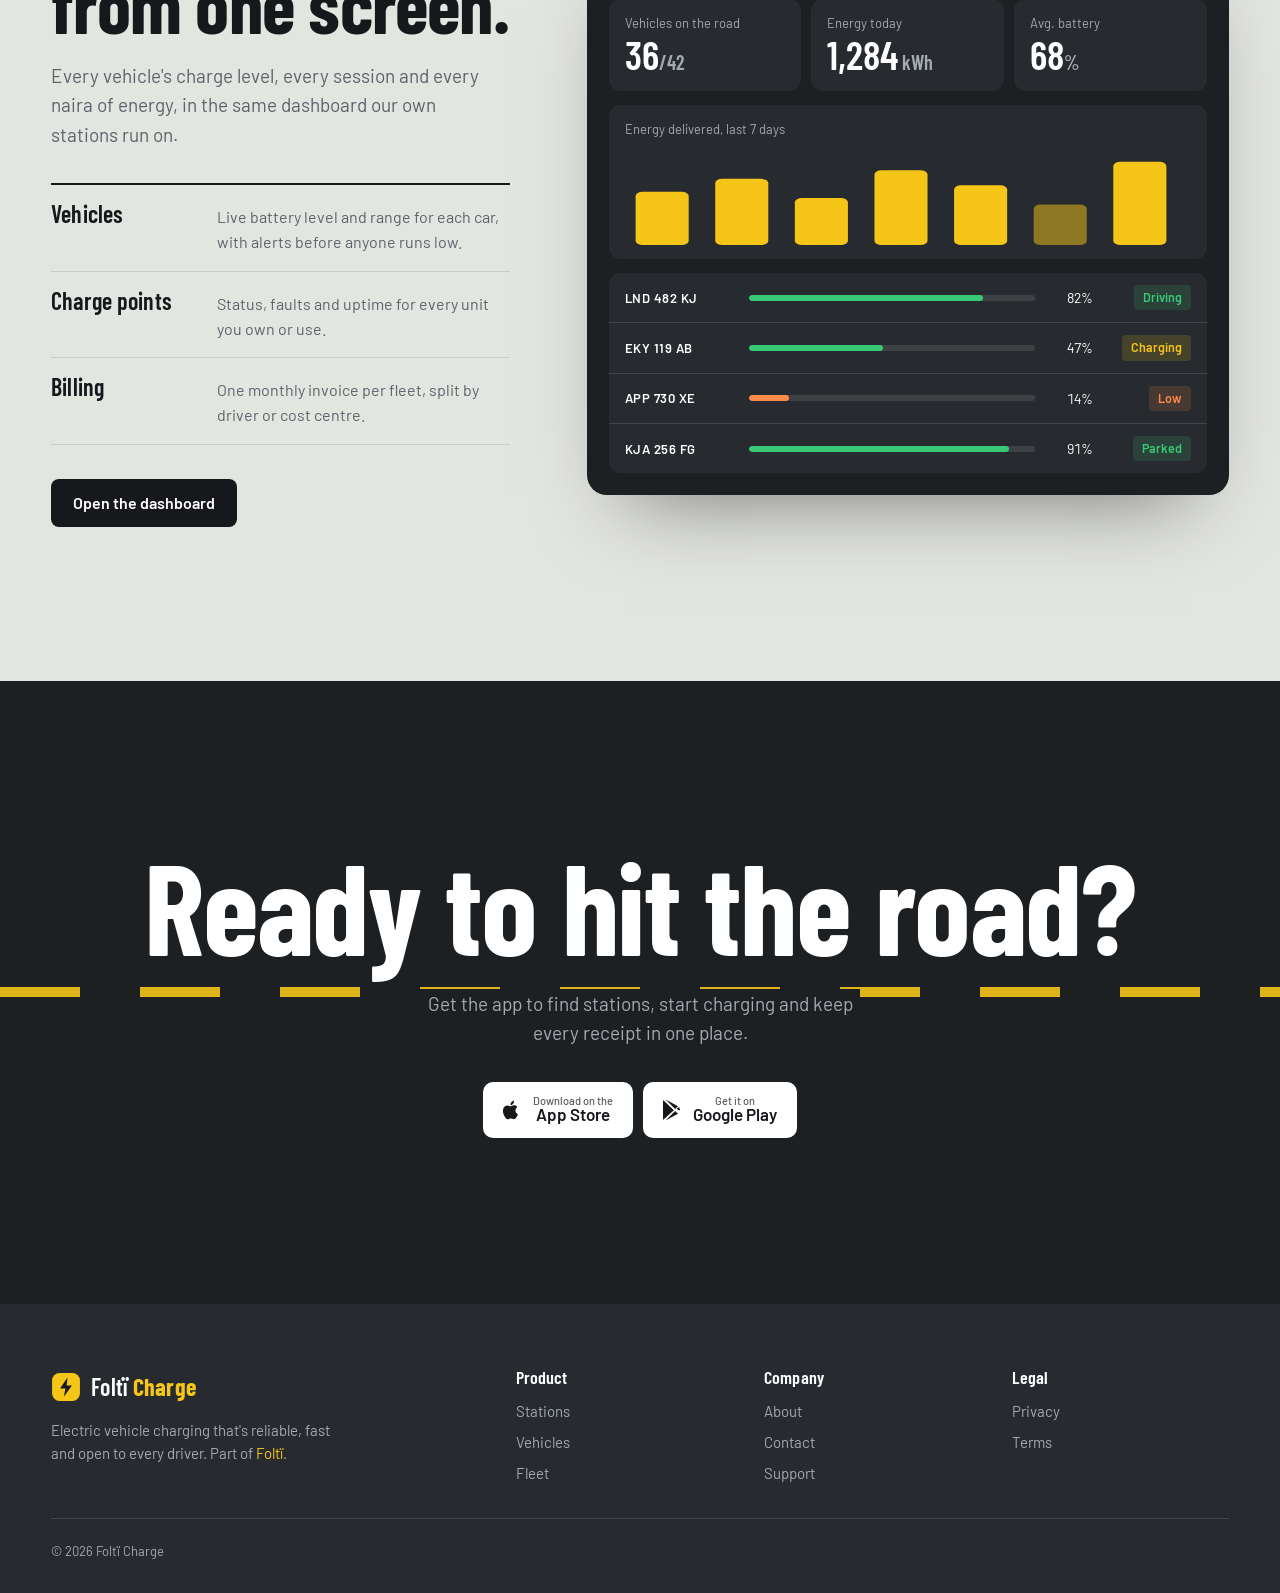
<file: evms/figma.html>
<!doctype html>
<html lang="en">
<head>
<meta charset="utf-8">
<meta name="viewport" content="width=device-width, initial-scale=1">
<title>Foltï Charge redesign — Figma import</title>
<meta name="description" content="Find a free charger, plug in, tap to pay. Fast EV charging across Lagos, and fleet tools to run it all.">
<link rel="preconnect" href="https://fonts.googleapis.com">
<link rel="preconnect" href="https://fonts.gstatic.com" crossorigin>
<link href="https://fonts.googleapis.com/css2?family=Barlow+Condensed:wght@500;600;700&family=Barlow:wght@400;500;600&display=swap" rel="stylesheet">
<link rel="stylesheet" href="styles.css">
<style>
.nav{position:absolute}
.scene-static .stage{position:relative;height:900px}
.render img{position:absolute;inset:0;width:100%;height:100%;object-fit:cover}
.stage.static .hero,.stage.static .captions li,.stage.static .done-bar{transition:none}
@media (max-width:960px){.scene-static .stage{height:812px}}
</style>
<script type="importmap">
{ "imports": {
  "three": "https://cdn.jsdelivr.net/npm/three@0.160.0/build/three.module.js",
  "three/addons/": "https://cdn.jsdelivr.net/npm/three@0.160.0/examples/jsm/"
} }
</script>
</head>
<body>

<header class="nav">
  <a class="logo" href="#top" aria-label="Foltï Charge home">
    <svg viewBox="0 0 28 28" aria-hidden="true"><rect x="1" y="1" width="26" height="26" rx="7" fill="var(--bay)"/><path d="M15.5 5 8.5 15.5h5L12 23l7.5-10.5h-5L15.5 5Z" fill="var(--ink)"/></svg>
    <span>Foltï <b>Charge</b></span>
  </a>
  <nav aria-label="Main">
    <a href="#stations">Stations</a>
    <a href="#fleet">Vehicles</a>
    <a href="#fleet">Fleet</a>
  </nav>
  <div class="nav-end">
    <a class="link" href="login.html">Log in</a>
    <a class="btn btn-bay" href="login.html">Dashboard</a>
  </div>
</header>

<main>
<section class="scene-static" id="top" aria-label="Hero and charger build, three states">
<div class="stage static" data-phase="hero">
    <picture class="render"><source media="(max-width: 960px)" srcset="figma/renders/mobile-hero.png"><img src="figma/renders/desktop-hero.png" alt="Charger, hero state"></picture>

    <div class="hero">
      <h1>Charge anywhere you park.</h1>
      <p>Fast chargers across Lagos that you can find, start and pay for from your phone. No membership card, no queue at the pump.</p>
      <form class="find" role="search" onsubmit="location.hash='stations';return false">
        <label class="find-field">
          <svg viewBox="0 0 24 24" aria-hidden="true"><path d="M12 21s-6.5-5.6-6.5-11A6.5 6.5 0 0 1 18.5 10c0 5.4-6.5 11-6.5 11Z" fill="none" stroke="currentColor" stroke-width="1.8"/><circle cx="12" cy="10" r="2.3" fill="currentColor"/></svg>
          <span class="sr">Your location</span>
          <input placeholder="Enter your location" aria-label="Your location">
        </label>
        <button class="btn btn-bay" type="submit">Find a station</button>
      </form>
      <p class="live"><span class="pulse" aria-hidden="true"></span><b>41 of 58</b> chargers free right now</p>
    </div>

    <ol class="captions" aria-label="What's inside a charger">
      <li><span class="tag">Power</span><h2>Up to 150 kW.</h2><p>Stacked power modules add about 200 km of range in 20 minutes on most EVs.</p></li>
      <li><span class="tag">Payment</span><h2>Tap a card or your phone.</h2><p>Contactless reader on every unit. No sign-up needed to start a session.</p></li>
      <li><span class="tag">Uptime</span><h2>Open 24 hours.</h2><p>The light ring tells you from across the car park: green is free, yellow is in use.</p></li>
    </ol>

    <div class="done-bar">
      <p><svg viewBox="0 0 24 24" aria-hidden="true"><path d="M4 12h16M4 12l4-4M4 12l4 4M20 12l-4-4M20 12l-4 4" fill="none" stroke="currentColor" stroke-width="1.8" stroke-linecap="round" stroke-linejoin="round"/></svg>Drag to look around the charger</p>
      <a class="btn btn-bay" href="#stations">Find one near you</a>
    </div>

    <p class="hint" aria-hidden="true">Scroll to build a charger</p>
    <div class="meter" aria-hidden="true"><span style="height:0%"></span><b>0%</b></div>
  </div>
<div class="stage static" data-phase="build">
    <picture class="render"><source media="(max-width: 960px)" srcset="figma/renders/mobile-build.png"><img src="figma/renders/desktop-build.png" alt="Charger, build state"></picture>

    <div class="hero">
      <h1>Charge anywhere you park.</h1>
      <p>Fast chargers across Lagos that you can find, start and pay for from your phone. No membership card, no queue at the pump.</p>
      <form class="find" role="search" onsubmit="location.hash='stations';return false">
        <label class="find-field">
          <svg viewBox="0 0 24 24" aria-hidden="true"><path d="M12 21s-6.5-5.6-6.5-11A6.5 6.5 0 0 1 18.5 10c0 5.4-6.5 11-6.5 11Z" fill="none" stroke="currentColor" stroke-width="1.8"/><circle cx="12" cy="10" r="2.3" fill="currentColor"/></svg>
          <span class="sr">Your location</span>
          <input placeholder="Enter your location" aria-label="Your location">
        </label>
        <button class="btn btn-bay" type="submit">Find a station</button>
      </form>
      <p class="live"><span class="pulse" aria-hidden="true"></span><b>41 of 58</b> chargers free right now</p>
    </div>

    <ol class="captions" aria-label="What's inside a charger">
      <li><span class="tag">Power</span><h2>Up to 150 kW.</h2><p>Stacked power modules add about 200 km of range in 20 minutes on most EVs.</p></li>
      <li class="on"><span class="tag">Payment</span><h2>Tap a card or your phone.</h2><p>Contactless reader on every unit. No sign-up needed to start a session.</p></li>
      <li><span class="tag">Uptime</span><h2>Open 24 hours.</h2><p>The light ring tells you from across the car park: green is free, yellow is in use.</p></li>
    </ol>

    <div class="done-bar">
      <p><svg viewBox="0 0 24 24" aria-hidden="true"><path d="M4 12h16M4 12l4-4M4 12l4 4M20 12l-4-4M20 12l-4 4" fill="none" stroke="currentColor" stroke-width="1.8" stroke-linecap="round" stroke-linejoin="round"/></svg>Drag to look around the charger</p>
      <a class="btn btn-bay" href="#stations">Find one near you</a>
    </div>

    <p class="hint" aria-hidden="true">Scroll to build a charger</p>
    <div class="meter" aria-hidden="true"><span style="height:50%"></span><b>50%</b></div>
  </div>
<div class="stage static" data-phase="done">
    <picture class="render"><source media="(max-width: 960px)" srcset="figma/renders/mobile-done.png"><img src="figma/renders/desktop-done.png" alt="Charger, done state"></picture>

    <div class="hero">
      <h1>Charge anywhere you park.</h1>
      <p>Fast chargers across Lagos that you can find, start and pay for from your phone. No membership card, no queue at the pump.</p>
      <form class="find" role="search" onsubmit="location.hash='stations';return false">
        <label class="find-field">
          <svg viewBox="0 0 24 24" aria-hidden="true"><path d="M12 21s-6.5-5.6-6.5-11A6.5 6.5 0 0 1 18.5 10c0 5.4-6.5 11-6.5 11Z" fill="none" stroke="currentColor" stroke-width="1.8"/><circle cx="12" cy="10" r="2.3" fill="currentColor"/></svg>
          <span class="sr">Your location</span>
          <input placeholder="Enter your location" aria-label="Your location">
        </label>
        <button class="btn btn-bay" type="submit">Find a station</button>
      </form>
      <p class="live"><span class="pulse" aria-hidden="true"></span><b>41 of 58</b> chargers free right now</p>
    </div>

    <ol class="captions" aria-label="What's inside a charger">
      <li><span class="tag">Power</span><h2>Up to 150 kW.</h2><p>Stacked power modules add about 200 km of range in 20 minutes on most EVs.</p></li>
      <li><span class="tag">Payment</span><h2>Tap a card or your phone.</h2><p>Contactless reader on every unit. No sign-up needed to start a session.</p></li>
      <li><span class="tag">Uptime</span><h2>Open 24 hours.</h2><p>The light ring tells you from across the car park: green is free, yellow is in use.</p></li>
    </ol>

    <div class="done-bar">
      <p><svg viewBox="0 0 24 24" aria-hidden="true"><path d="M4 12h16M4 12l4-4M4 12l4 4M20 12l-4-4M20 12l-4 4" fill="none" stroke="currentColor" stroke-width="1.8" stroke-linecap="round" stroke-linejoin="round"/></svg>Drag to look around the charger</p>
      <a class="btn btn-bay" href="#stations">Find one near you</a>
    </div>

    <p class="hint" aria-hidden="true">Scroll to build a charger</p>
    <div class="meter" aria-hidden="true"><span style="height:100%"></span><b>100%</b></div>
  </div>
</section>

<!-- How it works: four parking bays -->
<section class="how" id="how" aria-labelledby="howTitle">
  <div class="wrap">
    <div class="how-head">
      <h2 class="display" id="howTitle">Four steps from parked to charged.</h2>
      <p>The same at every station, whatever you drive.</p>
    </div>
    <ol class="bays">
      <li class="bay"><span class="bay-n">1</span>
        <svg class="bay-ico" viewBox="0 0 48 48" aria-hidden="true"><path d="M8 30h32M12 30l3-9h18l3 9M14 30v5M34 30v5" fill="none" stroke="currentColor" stroke-width="2.2" stroke-linecap="round" stroke-linejoin="round"/><circle cx="16" cy="30" r="0" /></svg>
        <h3>Drive in</h3><p>Pick a station in the app and park in a bay with the yellow lines.</p></li>
      <li class="bay"><span class="bay-n">2</span>
        <svg class="bay-ico" viewBox="0 0 48 48" aria-hidden="true"><path d="M18 8v8M30 8v8M14 16h20v6a10 10 0 0 1-20 0v-6ZM24 32v8" fill="none" stroke="currentColor" stroke-width="2.2" stroke-linecap="round" stroke-linejoin="round"/></svg>
        <h3>Plug in</h3><p>Take the connector from the holster and click it into your car. CCS2 and Type 2.</p></li>
      <li class="bay"><span class="bay-n">3</span>
        <svg class="bay-ico" viewBox="0 0 48 48" aria-hidden="true"><rect x="12" y="8" width="20" height="32" rx="4" fill="none" stroke="currentColor" stroke-width="2.2"/><path d="M36 18a8 8 0 0 1 0 12M40 14a14 14 0 0 1 0 20" fill="none" stroke="currentColor" stroke-width="2.2" stroke-linecap="round"/></svg>
        <h3>Tap to pay</h3><p>Hold your phone or card to the reader, or start the session in the app.</p></li>
      <li class="bay"><span class="bay-n">4</span>
        <svg class="bay-ico" viewBox="0 0 48 48" aria-hidden="true"><rect x="8" y="16" width="28" height="16" rx="3" fill="none" stroke="currentColor" stroke-width="2.2"/><path d="M40 21v6" stroke="currentColor" stroke-width="2.2" stroke-linecap="round"/><rect x="12" y="20" width="14" height="8" rx="1" fill="currentColor"/></svg>
        <h3>Charge up</h3><p>Grab a coffee. We'll send a notification at 80% and when you're full.</p></li>
    </ol>
  </div>
</section>

<!-- Stations -->
<section class="stations" id="stations" aria-labelledby="stTitle">
  <div class="wrap">
    <div class="st-head">
      <h2 class="display" id="stTitle">Find a station near you.</h2>
      <p>New sites go live every month. Bay status updates every 30 seconds.</p>
    </div>
    <div class="st-grid">
      <aside class="st-panel">
        <label class="st-search"><svg viewBox="0 0 24 24" aria-hidden="true"><circle cx="11" cy="11" r="6.5" fill="none" stroke="currentColor" stroke-width="2"/><path d="m16 16 4 4" stroke="currentColor" stroke-width="2" stroke-linecap="round"/></svg><input placeholder="Search area or street" aria-label="Search stations"></label>
        <div class="filters" role="group" aria-label="Filter stations">
          <button aria-pressed="true">Free now</button><button aria-pressed="false">DC fast</button><button aria-pressed="false">CCS2</button><button aria-pressed="false">24 hours</button>
        </div>
        <ul class="st-list">
          <li class="st" data-i="0" tabindex="0"><div class="st-main"><h3>Admiralty Way</h3><p>Lekki Phase 1</p></div><div class="st-side"><span class="free">4 free</span><small>150 kW</small><small>2.1 km</small></div><div class="slots" aria-hidden="true"><i class="on"></i><i class="on"></i><i class="on"></i><i class="on"></i><i></i><i></i></div></li>
          <li class="st" data-i="1" tabindex="0"><div class="st-main"><h3>Ozumba Mbadiwe</h3><p>Victoria Island</p></div><div class="st-side"><span class="free">1 free</span><small>60 kW</small><small>5.4 km</small></div><div class="slots" aria-hidden="true"><i class="on"></i><i></i><i></i><i></i></div></li>
          <li class="st full" data-i="2" tabindex="0"><div class="st-main"><h3>Bourdillon Road</h3><p>Ikoyi</p></div><div class="st-side"><span class="free">Full, ~15 min</span><small>60 kW</small><small>6.0 km</small></div><div class="slots" aria-hidden="true"><i></i><i></i><i></i><i></i></div></li>
          <li class="st" data-i="3" tabindex="0"><div class="st-main"><h3>Herbert Macaulay Way</h3><p>Yaba</p></div><div class="st-side"><span class="free">3 free</span><small>22 kW AC</small><small>11.8 km</small></div><div class="slots" aria-hidden="true"><i class="on"></i><i class="on"></i><i class="on"></i><i></i><i></i><i></i><i></i><i></i></div></li>
          <li class="st" data-i="4" tabindex="0"><div class="st-main"><h3>Isaac John Street</h3><p>Ikeja GRA</p></div><div class="st-side"><span class="free">5 free</span><small>150 kW</small><small>19.3 km</small></div><div class="slots" aria-hidden="true"><i class="on"></i><i class="on"></i><i class="on"></i><i class="on"></i><i class="on"></i><i></i></div></li>
        </ul>
      </aside>
      <div class="map" aria-label="Station map">
        <svg viewBox="0 0 800 600" preserveAspectRatio="xMidYMid slice" aria-hidden="true">
          <rect width="800" height="600" fill="#dfe2dd"/>
          <path d="M0 330C90 318 160 352 250 344C340 336 400 304 480 312C560 320 650 360 800 348V430C700 440 600 420 520 410C430 400 360 438 270 440C170 442 90 420 0 426Z" fill="#b9d3d6"/>
          <path d="M0 520C120 508 260 530 400 522S650 500 800 512V600H0Z" fill="#b9d3d6"/>
          <g stroke="#ffffff" stroke-width="9" fill="none" stroke-linecap="round">
            <path d="M0 150C160 140 300 190 430 176S650 120 800 130"/>
            <path d="M120 0C130 110 160 200 150 330"/>
            <path d="M420 0C430 90 410 200 420 310"/>
            <path d="M0 480C150 470 320 488 470 474S700 456 800 462"/>
            <path d="M600 420C610 470 620 540 610 600"/>
            <path d="M260 440 300 600"/>
          </g>
          <g stroke="#ffffff" stroke-width="3" fill="none" opacity=".8">
            <path d="M0 80H800M0 250H800M300 0V330M560 0V320M700 0V330"/>
          </g>
          <g fill="#7a8187" font-family="Barlow" font-size="14" font-weight="500">
            <text x="60" y="110">Ikeja</text><text x="440" y="90">Yaba</text><text x="330" y="380">Lagos Lagoon</text>
            <text x="150" y="505">Victoria Island</text><text x="470" y="455">Ikoyi</text><text x="660" y="560">Lekki</text>
          </g>
        </svg>
        <button class="pin" data-i="0" style="--x:84%;--y:86%" aria-label="Admiralty Way, 4 free"><span>4</span></button>
        <button class="pin" data-i="1" style="--x:27%;--y:79%" aria-label="Ozumba Mbadiwe, 1 free"><span>1</span></button>
        <button class="pin full" data-i="2" style="--x:62%;--y:72%" aria-label="Bourdillon Road, full"><span>0</span></button>
        <button class="pin" data-i="3" style="--x:55%;--y:24%" aria-label="Herbert Macaulay Way, 3 free"><span>3</span></button>
        <button class="pin" data-i="4" style="--x:13%;--y:20%" aria-label="Isaac John Street, 5 free"><span>5</span></button>
        <div class="map-card" id="mapCard" aria-live="polite">
          <h3 id="mcName">Admiralty Way</h3>
          <p id="mcMeta">4 of 6 bays free. 150 kW DC. CCS2 and Type 2.</p>
          <a class="btn btn-ink" href="#">Get directions</a>
        </div>
      </div>
    </div>
  </div>
</section>

<!-- Fleet / platform -->
<section class="fleet" id="fleet" aria-labelledby="flTitle">
  <div class="wrap fl-grid">
    <div class="fl-copy">
      <h2 class="display" id="flTitle">Run your fleet from one screen.</h2>
      <p>Every vehicle's charge level, every session and every naira of energy, in the same dashboard our own stations run on.</p>
      <ul class="fl-points">
        <li><h3>Vehicles</h3><p>Live battery level and range for each car, with alerts before anyone runs low.</p></li>
        <li><h3>Charge points</h3><p>Status, faults and uptime for every unit you own or use.</p></li>
        <li><h3>Billing</h3><p>One monthly invoice per fleet, split by driver or cost centre.</p></li>
      </ul>
      <a class="btn btn-ink" href="login.html">Open the dashboard</a>
    </div>

    <div class="dash" aria-label="Dashboard preview">
      <div class="dash-top">
        <span class="dash-title">Fleet overview</span>
        <span class="dash-date">Today, 14:20</span>
      </div>
      <div class="dash-kpis">
        <div><small>Vehicles on the road</small><b>36<span>/42</span></b></div>
        <div><small>Energy today</small><b>1,284<span> kWh</span></b></div>
        <div><small>Avg. battery</small><b>68<span>%</span></b></div>
      </div>
      <div class="dash-chart">
        <small>Energy delivered, last 7 days</small>
        <svg viewBox="0 0 320 90" preserveAspectRatio="none" aria-hidden="true">
          <g fill="var(--bay)">
            <rect x="6" y="40" width="30" height="50" rx="4"/><rect x="51" y="28" width="30" height="62" rx="4"/><rect x="96" y="46" width="30" height="44" rx="4"/><rect x="141" y="20" width="30" height="70" rx="4"/><rect x="186" y="34" width="30" height="56" rx="4"/><rect x="231" y="52" width="30" height="38" rx="4" opacity=".5"/><rect x="276" y="12" width="30" height="78" rx="4"/>
          </g>
        </svg>
      </div>
      <ul class="dash-list">
        <li><span class="plate">LND 482 KJ</span><span class="bar"><i style="width:82%"></i></span><span class="pct">82%</span><span class="state ok">Driving</span></li>
        <li><span class="plate">EKY 119 AB</span><span class="bar"><i style="width:47%"></i></span><span class="pct">47%</span><span class="state chg">Charging</span></li>
        <li><span class="plate">APP 730 XE</span><span class="bar low"><i style="width:14%"></i></span><span class="pct">14%</span><span class="state low">Low</span></li>
        <li><span class="plate">KJA 256 FG</span><span class="bar"><i style="width:91%"></i></span><span class="pct">91%</span><span class="state ok">Parked</span></li>
      </ul>
    </div>
  </div>
</section>

<!-- App CTA -->
<section class="road" aria-labelledby="roadTitle">
  <div class="wrap road-inner">
    <h2 class="display-xl" id="roadTitle">Ready to hit the road?</h2>
    <p>Get the app to find stations, start charging and keep every receipt in one place.</p>
    <div class="stores">
      <a class="store" href="#"><svg viewBox="0 0 24 24" aria-hidden="true"><path fill="currentColor" d="M16.4 12.6c0-2.3 1.9-3.4 2-3.5-1.1-1.6-2.8-1.8-3.4-1.8-1.4-.1-2.8.9-3.5.9s-1.8-.8-3-.8c-1.5 0-3 .9-3.8 2.3-1.6 2.8-.4 7 1.2 9.3.8 1.1 1.7 2.4 2.9 2.3 1.2 0 1.6-.7 3-.7s1.8.7 3 .7c1.3 0 2.1-1.1 2.8-2.3.9-1.3 1.3-2.6 1.3-2.7 0 0-2.5-1-2.5-3.7zM14.1 5.8c.6-.8 1.1-1.9 1-3-.9 0-2.1.6-2.7 1.4-.6.7-1.1 1.8-1 2.9 1 .1 2.1-.5 2.7-1.3z"/></svg><span><small>Download on the</small>App Store</span></a>
      <a class="store" href="#"><svg viewBox="0 0 24 24" aria-hidden="true"><path fill="currentColor" d="M4 2.8v18.4c0 .3.3.5.6.4l10.3-9.4L4.6 2.4c-.3-.1-.6.1-.6.4zm12.1 8.2 2.9-2.7-12.4-6.9 9.5 9.6zm0 2-9.5 9.6 12.4-6.9-2.9-2.7zm4.2-3.9-2.9 1.6 3.1 1.7c.8-.4.8-1.6 0-2l-.2-.1v-1.2z"/></svg><span><small>Get it on</small>Google Play</span></a>
    </div>
  </div>
</section>
</main>

<footer class="foot">
  <div class="wrap foot-grid">
    <div>
      <a class="logo" href="#top" aria-label="Foltï Charge home"><svg viewBox="0 0 28 28" aria-hidden="true"><rect x="1" y="1" width="26" height="26" rx="7" fill="var(--bay)"/><path d="M15.5 5 8.5 15.5h5L12 23l7.5-10.5h-5L15.5 5Z" fill="var(--ink)"/></svg><span>Foltï <b>Charge</b></span></a>
      <p>Electric vehicle charging that's reliable, fast and open to every driver. Part of <a href="https://www.folti.io/">Foltï</a>.</p>
    </div>
    <nav aria-label="Product"><h3>Product</h3><a href="#stations">Stations</a><a href="#fleet">Vehicles</a><a href="#fleet">Fleet</a></nav>
    <nav aria-label="Company"><h3>Company</h3><a href="#">About</a><a href="#">Contact</a><a href="#">Support</a></nav>
    <nav aria-label="Legal"><h3>Legal</h3><a href="#">Privacy</a><a href="#">Terms</a></nav>
    <p class="copy">© 2026 Foltï Charge</p>
  </div>
</footer>


</body>
</html>
</file>
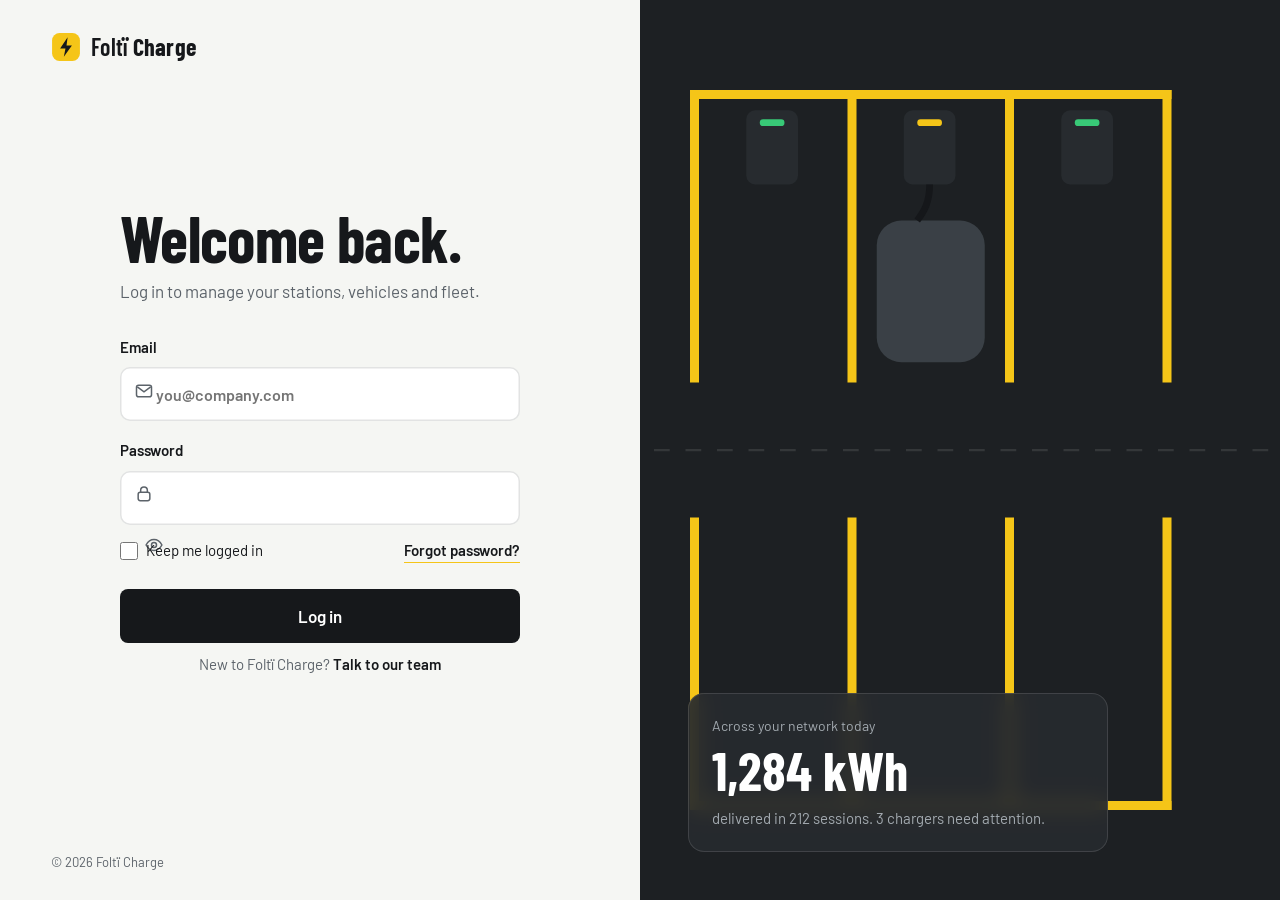
<file: evms/login.html>
<!doctype html>
<html lang="en">
<head>
<meta charset="utf-8">
<meta name="viewport" content="width=device-width, initial-scale=1">
<title>Log in — Foltï Charge</title>
<link rel="preconnect" href="https://fonts.googleapis.com">
<link rel="preconnect" href="https://fonts.gstatic.com" crossorigin>
<link href="https://fonts.googleapis.com/css2?family=Barlow+Condensed:wght@500;600;700&family=Barlow:wght@400;500;600&display=swap" rel="stylesheet">
<link rel="stylesheet" href="styles.css">
<style>
  body{background:var(--paper)}
  .auth{min-height:100vh;min-height:100svh;display:grid;grid-template-columns:1fr 1fr}
  .auth-form{display:flex;flex-direction:column;padding:28px var(--gut)}
  .auth-form .logo{color:var(--ink)}
  .auth-form .logo b{color:var(--ink)}
  .form{margin:auto 0;width:100%;max-width:400px;align-self:center}
  .form h1{font-size:clamp(48px,5vw,72px)}
  .form>p{margin:10px 0 32px;color:var(--grey)}
  .field{display:block;margin-bottom:18px}
  .field span{display:block;font-weight:600;font-size:15px;margin-bottom:8px}
  .control{display:flex;align-items:center;gap:10px;height:54px;padding:0 14px;border-radius:10px;background:var(--white);box-shadow:inset 0 0 0 1.5px var(--line);transition:box-shadow .2s}
  .control:focus-within{box-shadow:inset 0 0 0 2px var(--ink)}
  .control svg{width:20px;height:20px;color:var(--grey);flex:none}
  .control input{flex:1;min-width:0;border:0;outline:0;background:none;font-size:16px;height:100%}
  .eye{width:40px;height:40px;display:grid;place-items:center;border-radius:8px;color:var(--grey)}
  .eye:hover{background:var(--paper);color:var(--ink)}
  .row{display:flex;justify-content:space-between;align-items:center;margin:-4px 0 26px;font-size:15px}
  .row label{display:flex;align-items:center;gap:8px;cursor:pointer}
  .row input{width:18px;height:18px;accent-color:var(--ink)}
  .row a{font-weight:600;border-bottom:1.5px solid var(--bay)}
  .form .btn{width:100%;min-height:54px;font-size:17px}
  .alt{margin-top:22px;text-align:center;color:var(--grey);font-size:15px}
  .alt a{color:var(--ink);font-weight:600}
  .auth-foot{font-size:13px;color:var(--grey)}
  .auth-art{position:relative;background:var(--asphalt);color:var(--white);overflow:hidden;display:flex;flex-direction:column;justify-content:flex-end;padding:48px}
  .auth-art .lots{position:absolute;inset:0;width:100%;height:100%}
  .auth-card{position:relative;background:rgba(39,43,47,.9);backdrop-filter:blur(10px);border-radius:16px;padding:22px 24px;max-width:420px;box-shadow:inset 0 0 0 1px var(--line-inv)}
  .auth-card small{display:block;color:var(--grey-inv);font-size:14px}
  .auth-card b{display:block;font-family:var(--display);font-size:54px;font-weight:700;line-height:1;margin:6px 0 10px}
  .auth-card p{color:var(--grey-inv);font-size:15px}
  @media (max-width:900px){.auth{grid-template-columns:1fr}.auth-art{display:none}}
</style>
</head>
<body>
<div class="auth">
  <div class="auth-form">
    <a class="logo" href="index.html" aria-label="Foltï Charge home"><svg viewBox="0 0 28 28" aria-hidden="true"><rect x="1" y="1" width="26" height="26" rx="7" fill="var(--bay)"/><path d="M15.5 5 8.5 15.5h5L12 23l7.5-10.5h-5L15.5 5Z" fill="var(--ink)"/></svg><span>Foltï <b>Charge</b></span></a>
    <form class="form" onsubmit="return false" novalidate>
      <h1>Welcome back.</h1>
      <p>Log in to manage your stations, vehicles and fleet.</p>
      <label class="field"><span>Email</span>
        <span class="control"><svg viewBox="0 0 24 24" aria-hidden="true"><rect x="3" y="5" width="18" height="14" rx="2.5" fill="none" stroke="currentColor" stroke-width="1.8"/><path d="m4 7 8 6 8-6" fill="none" stroke="currentColor" stroke-width="1.8"/></svg><input type="email" autocomplete="email" placeholder="you@company.com"></span>
      </label>
      <label class="field"><span>Password</span>
        <span class="control"><svg viewBox="0 0 24 24" aria-hidden="true"><rect x="5" y="10" width="14" height="10" rx="2.5" fill="none" stroke="currentColor" stroke-width="1.8"/><path d="M8 10V7.5a4 4 0 0 1 8 0V10" fill="none" stroke="currentColor" stroke-width="1.8"/></svg><input id="pw" type="password" autocomplete="current-password"><button class="eye" type="button" aria-label="Show password" onclick="const i=document.getElementById('pw');const s=i.type==='password';i.type=s?'text':'password';this.setAttribute('aria-label',s?'Hide password':'Show password')"><svg viewBox="0 0 24 24" aria-hidden="true"><path d="M2.5 12S6 5.5 12 5.5 21.5 12 21.5 12 18 18.5 12 18.5 2.5 12 2.5 12Z" fill="none" stroke="currentColor" stroke-width="1.8"/><circle cx="12" cy="12" r="3" fill="none" stroke="currentColor" stroke-width="1.8"/></svg></button></span>
      </label>
      <div class="row"><label><input type="checkbox"> Keep me logged in</label><a href="#">Forgot password?</a></div>
      <button class="btn btn-ink" type="submit">Log in</button>
      <p class="alt">New to Foltï Charge? <a href="#">Talk to our team</a></p>
    </form>
    <p class="auth-foot">© 2026 Foltï Charge</p>
  </div>
  <aside class="auth-art" aria-hidden="true">
    <svg class="lots" viewBox="0 0 600 800" preserveAspectRatio="xMidYMid slice">
      <rect width="600" height="800" fill="#1d2023"/>
      <g fill="#f5c518">
        <rect x="60" y="80" width="8" height="260"/><rect x="200" y="80" width="8" height="260"/><rect x="340" y="80" width="8" height="260"/><rect x="480" y="80" width="8" height="260"/>
        <rect x="60" y="80" width="428" height="8"/>
        <rect x="60" y="460" width="8" height="260"/><rect x="200" y="460" width="8" height="260"/><rect x="340" y="460" width="8" height="260"/><rect x="480" y="460" width="8" height="260"/>
        <rect x="60" y="712" width="428" height="8"/>
      </g>
      <g fill="#272b2f"><rect x="110" y="98" width="46" height="66" rx="8"/><rect x="250" y="98" width="46" height="66" rx="8"/><rect x="390" y="98" width="46" height="66" rx="8"/></g>
      <g><rect x="122" y="106" width="22" height="6" rx="3" fill="#38c977"/><rect x="262" y="106" width="22" height="6" rx="3" fill="#f5c518"/><rect x="402" y="106" width="22" height="6" rx="3" fill="#38c977"/></g>
      <rect x="226" y="196" width="96" height="126" rx="22" fill="#3a4046"/>
      <path d="M273 164C273 180 268 188 262 196" stroke="#15171a" stroke-width="6" fill="none"/>
      <g fill="none" stroke="rgba(255,255,255,.1)" stroke-width="2" stroke-dasharray="14 14"><path d="M0 400H600"/></g>
    </svg>
    <div class="auth-card">
      <small>Across your network today</small>
      <b>1,284 kWh</b>
      <p>delivered in 212 sessions. 3 chargers need attention.</p>
    </div>
  </aside>
</div>
</body>
</html>
</file>
<file: edryv-concept/styles.css>
/* eDryv redesign — palette named after the fleet's own paints */
:root{
  --oxygen:#eef2f0;        /* Oxygen White: page */
  --paper:#ffffff;
  --imperial:#12574d;      /* Imperial Green: brand */
  --imperial-deep:#0a3a33;
  --jet:#0e1211;           /* Jet Black: text */
  --storm:#56635f;         /* Storm Grey: secondary text */
  --lime:#b8de5a;          /* Lime Green: live/available */
  --signal:#ef6420;        /* eDryv orange: primary action only */
  --line:rgba(14,18,17,.12);
  --line-inv:rgba(238,242,240,.16);

  --f:"Archivo",system-ui,sans-serif;
  --r-s:10px; --r-m:18px; --r-l:28px;
  --gut:clamp(16px,4vw,56px);
  --ease:cubic-bezier(.2,.7,.1,1);
}
*{box-sizing:border-box;margin:0}
html{scroll-behavior:smooth}
body{font-family:var(--f);font-size:17px;line-height:1.55;color:var(--jet);background:var(--oxygen);-webkit-font-smoothing:antialiased;overflow-x:hidden}
a{color:inherit;text-decoration:none}
button,input{font:inherit;color:inherit}
button{cursor:pointer;background:none;border:0}
:focus-visible{outline:2.5px solid var(--signal);outline-offset:3px;border-radius:6px}
.sr{position:absolute;width:1px;height:1px;overflow:hidden;clip:rect(0 0 0 0)}
.skip{position:fixed;left:16px;top:-60px;z-index:100;background:var(--jet);color:var(--paper);padding:10px 16px;border-radius:var(--r-s)}
.skip:focus{top:16px}
.wrap{max-width:1280px;margin:0 auto;padding:0 var(--gut)}

/* display type: wide Archivo, tight */
h1,.h-xl,.h-xxl{font-stretch:125%;font-weight:750;letter-spacing:-.035em;line-height:.98;text-wrap:balance}
.h-xl{font-size:clamp(34px,5vw,68px)}
.h-xxl{font-size:clamp(44px,7.4vw,112px)}
h3{font-stretch:112%;font-weight:650;font-size:21px;letter-spacing:-.01em;line-height:1.2}

/* buttons */
.btn{display:inline-flex;align-items:center;justify-content:center;gap:8px;min-height:46px;padding:0 22px;border-radius:999px;font-weight:600;font-size:15px;transition:background .2s,color .2s,transform .2s var(--ease)}
.btn:active{transform:scale(.97)}
.btn-solid{background:var(--imperial);color:var(--paper)}
.btn-solid:hover{background:var(--imperial-deep)}
.btn-ghost{color:var(--jet)}
.btn-ghost:hover{background:rgba(14,18,17,.06)}
.btn-signal{background:var(--signal);color:#fff}
.btn-signal:hover{background:#d9531a}
.btn-wide{width:100%;min-height:54px;font-size:16px}

/* nav */
.nav{position:fixed;inset:14px var(--gut) auto;z-index:50;display:flex;align-items:center;gap:24px;padding:8px 8px 8px 18px;border-radius:999px;background:rgba(238,242,240,.72);backdrop-filter:blur(16px) saturate(1.4);-webkit-backdrop-filter:blur(16px) saturate(1.4);border:1px solid rgba(255,255,255,.6);box-shadow:0 1px 0 rgba(14,18,17,.04),0 10px 30px -18px rgba(10,58,51,.35)}
.brand{display:flex;align-items:center;gap:9px;color:var(--imperial);font-stretch:118%;font-weight:750;font-size:21px;letter-spacing:-.03em}
.brand svg{width:28px;height:28px}
.nav nav{display:flex;gap:4px;margin-left:12px}
.nav nav a{padding:10px 14px;border-radius:999px;font-size:15px;color:var(--storm);transition:color .2s,background .2s}
.nav nav a:hover{color:var(--jet);background:rgba(14,18,17,.05)}
.nav-actions{margin-left:auto;display:flex;gap:6px}

/* ============ ASSEMBLY ============ */
.assembly{height:520vh;position:relative}
.stage{position:sticky;top:0;height:100vh;height:100svh;overflow:hidden;
  background:
    radial-gradient(60% 55% at 68% 62%, #ffffff 0%, rgba(255,255,255,0) 70%),
    linear-gradient(180deg,#e8eeeb 0%, var(--oxygen) 60%, #e2e9e6 100%)}
#car,.car-fallback{position:absolute;inset:0;width:100%;height:100%;display:block;object-fit:cover}
#car{pointer-events:none}
.stage[data-phase="done"] #car{pointer-events:auto;cursor:grab}
.stage[data-phase="done"] #car:active{cursor:grabbing}

.hero-copy{position:absolute;left:var(--gut);top:50%;translate:0 -46%;width:min(500px,38vw);z-index:2;transition:opacity .5s var(--ease),translate .6s var(--ease)}
.stage:not([data-phase="hero"]) .hero-copy{opacity:0;translate:-30px -46%;pointer-events:none}
h1{font-size:clamp(38px,3.9vw,60px);color:var(--jet)}
.lede{margin-top:18px;font-size:18px;color:var(--storm);max-width:42ch}

.book{margin-top:28px;background:var(--paper);border-radius:var(--r-l);padding:10px;box-shadow:0 30px 60px -30px rgba(10,58,51,.35),0 0 0 1px rgba(14,18,17,.05)}
.book-tabs{display:flex;gap:2px;padding:4px;background:var(--oxygen);border-radius:999px;overflow-x:auto;scrollbar-width:none}
.book-tabs button{flex:1 0 auto;padding:9px 12px;border-radius:999px;font-size:14px;color:var(--storm);font-weight:550;white-space:nowrap;transition:background .2s,color .2s}
.book-tabs [aria-selected="true"]{background:var(--paper);color:var(--jet);box-shadow:0 1px 3px rgba(14,18,17,.12)}
.route{position:relative;margin:10px 4px 0;}
.route::before{content:"";position:absolute;left:17px;top:26px;bottom:26px;width:2px;background:repeating-linear-gradient(var(--line) 0 4px,transparent 4px 8px)}
.route label{display:flex;align-items:center;gap:14px;padding:0 14px;height:52px;border-radius:var(--r-m)}
.route label:focus-within{background:var(--oxygen)}
.route label+label{border-top:1px solid var(--line)}
.route input{flex:1;border:0;background:none;outline:0;font-size:16px;height:100%}
.route input::placeholder{color:var(--storm)}
.dot{width:10px;height:10px;border-radius:50%;flex:none;position:relative;z-index:1}
.dot-from{background:var(--imperial);box-shadow:0 0 0 4px rgba(18,87,77,.15)}
.dot-to{background:var(--jet);border-radius:2px}
.options{display:grid;grid-template-columns:1fr 1fr;gap:8px;margin:10px 0}
.opt{position:relative;display:grid;gap:1px;padding:12px 14px;border-radius:var(--r-m);border:1.5px solid var(--line);cursor:pointer;transition:border-color .2s,background .2s}
.opt input{position:absolute;opacity:0}
.opt:has(input:checked){border-color:var(--imperial);background:rgba(18,87,77,.05)}
.opt:has(input:focus-visible){outline:2.5px solid var(--signal);outline-offset:2px}
.opt-name{font-weight:650;font-size:15px}
.opt-meta{font-size:13px;color:var(--storm)}
.opt-eta{font-size:13px;color:var(--imperial);font-weight:600}

.scroll-hint{position:absolute;left:50%;bottom:28px;translate:-50% 0;display:flex;align-items:center;gap:10px;font-size:14px;color:var(--storm);transition:opacity .4s}
.stage:not([data-phase="hero"]) .scroll-hint{opacity:0}
.mouse{width:20px;height:30px;border:1.5px solid currentColor;border-radius:12px;position:relative}
.mouse::after{content:"";position:absolute;left:50%;top:6px;width:2px;height:6px;margin-left:-1px;background:currentColor;border-radius:2px;animation:wheel 1.6s var(--ease) infinite}
@keyframes wheel{0%{opacity:0;transform:translateY(-2px)}40%{opacity:1}100%{opacity:0;transform:translateY(8px)}}

.steps{list-style:none;padding:0;position:absolute;left:var(--gut);top:50%;translate:0 -50%;width:min(400px,36vw);z-index:2;pointer-events:none}
.steps li{position:absolute;top:0;translate:0 -50%;opacity:0;transform:translateY(24px);transition:opacity .45s var(--ease),transform .6s var(--ease)}
.steps li.on{opacity:1;transform:none}
.steps .n{display:inline-grid;place-items:center;width:38px;height:38px;border-radius:50%;border:1.5px solid var(--imperial);color:var(--imperial);font-weight:700;font-size:15px;margin-bottom:18px}
.steps h2{font-stretch:125%;font-weight:720;font-size:clamp(28px,3.1vw,44px);letter-spacing:-.03em;line-height:1.02;text-wrap:balance}
.steps p{margin-top:14px;color:var(--storm);font-size:18px;max-width:34ch}

.configure{position:absolute;left:50%;bottom:34px;translate:-50% 20px;z-index:3;display:flex;align-items:center;gap:18px;padding:10px 10px 10px 22px;border-radius:999px;background:rgba(255,255,255,.82);backdrop-filter:blur(14px);-webkit-backdrop-filter:blur(14px);box-shadow:0 20px 50px -24px rgba(10,58,51,.4),0 0 0 1px rgba(14,18,17,.05);opacity:0;pointer-events:none;transition:opacity .5s var(--ease),translate .6s var(--ease);white-space:nowrap}
.stage[data-phase="done"] .configure{opacity:1;translate:-50% 0;pointer-events:auto}
.drag{display:flex;align-items:center;gap:8px;font-size:14px;color:var(--storm)}
.drag svg{width:20px;height:20px}
.swatches{display:flex;gap:8px}
.sw{width:34px;height:34px;border-radius:50%;background:var(--c);box-shadow:inset 0 0 0 1px rgba(14,18,17,.15);position:relative;transition:transform .2s var(--ease)}
.sw span{position:absolute;width:1px;height:1px;overflow:hidden;clip:rect(0 0 0 0)}
.sw:hover{transform:scale(1.08)}
.sw[aria-checked="true"]{box-shadow:inset 0 0 0 1px rgba(14,18,17,.15),0 0 0 3px var(--paper),0 0 0 5px var(--imperial)}
.paint-name{font-weight:600;font-size:15px;min-width:118px}

.rail{position:absolute;right:var(--gut);top:50%;translate:0 -50%;width:3px;height:180px;border-radius:3px;background:var(--line);overflow:hidden;transition:opacity .4s}
.rail span{position:absolute;inset:0;background:var(--imperial);transform-origin:top;transform:scaleY(0)}
.stage[data-phase="hero"] .rail{opacity:0}

/* ============ SERVICES ============ */
.services{padding:clamp(90px,12vw,170px) 0;background:var(--paper)}
.services-grid{display:grid;grid-template-columns:5fr 7fr;gap:clamp(32px,6vw,96px);align-items:start}
.services-head{position:sticky;top:120px}
.services-head p{margin-top:20px;color:var(--storm);font-size:18px;max-width:34ch}
.svc-list{list-style:none;padding:0;border-top:1px solid var(--line)}
.svc{display:grid;grid-template-columns:230px 1fr auto;gap:24px;align-items:baseline;padding:30px 0;border-bottom:1px solid var(--line)}
.svc h3{font-size:26px;font-stretch:125%;font-weight:720;letter-spacing:-.03em;color:var(--imperial)}
.svc p{color:var(--storm);max-width:44ch}
.svc a{font-weight:600;font-size:15px;color:var(--jet);border-bottom:1.5px solid var(--lime);padding-bottom:2px;white-space:nowrap;transition:border-color .2s}
.svc a:hover{border-color:var(--imperial)}

/* ============ STATIONS ============ */
.stations{background:var(--imperial-deep);color:var(--oxygen);padding:clamp(90px,12vw,160px) 0}
.stations-head{display:grid;grid-template-columns:7fr 5fr;gap:40px;align-items:end;margin-bottom:48px}
.stations-head p{color:rgba(238,242,240,.7);font-size:18px;max-width:38ch}
.stations-grid{display:grid;grid-template-columns:7fr 5fr;gap:20px}
.map{position:relative;border-radius:var(--r-l);overflow:hidden;min-height:520px;box-shadow:inset 0 0 0 1px var(--line-inv)}
.map svg{position:absolute;inset:0;width:100%;height:100%}
.pin{position:absolute;left:var(--x);top:var(--y);translate:-50% -100%;width:42px;height:50px;display:grid;place-items:start center;padding-top:8px;font-weight:700;font-size:15px;color:var(--imperial-deep);
  background:var(--lime);clip-path:path("M21 0C9.4 0 0 9.2 0 20.6 0 36 21 50 21 50S42 36 42 20.6C42 9.2 32.6 0 21 0Z");transition:transform .3s var(--ease),background .2s}
.pin.busy{background:#7e8c88;color:#16201e}
.pin:hover,.pin.on{transform:scale(1.18) translateY(-4px)}
.pin.on{background:var(--paper)}
.pin.on::after{content:""}
.finder{display:flex;flex-direction:column;gap:14px}
.search{display:flex;align-items:center;gap:12px;height:56px;padding:0 18px;border-radius:999px;background:rgba(238,242,240,.08);box-shadow:inset 0 0 0 1px var(--line-inv)}
.search svg{width:20px;height:20px;opacity:.7}
.search input{flex:1;border:0;background:none;outline:0;font-size:16px;color:var(--oxygen)}
.search input::placeholder{color:rgba(238,242,240,.55)}
.search:focus-within{box-shadow:inset 0 0 0 1.5px var(--lime)}
.chips{display:flex;gap:8px;flex-wrap:wrap}
.chips button{padding:9px 16px;border-radius:999px;font-size:14px;font-weight:550;box-shadow:inset 0 0 0 1px var(--line-inv);transition:background .2s,color .2s}
.chips [aria-pressed="true"]{background:var(--oxygen);color:var(--imperial-deep);box-shadow:none}
.st-list{list-style:none;padding:0;display:flex;flex-direction:column}
.st{display:flex;justify-content:space-between;gap:16px;padding:18px 14px;border-radius:var(--r-m);cursor:pointer;transition:background .2s}
.st+.st{border-top:1px solid var(--line-inv)}
.st:hover,.st.on{background:rgba(238,242,240,.07)}
.st.on+.st,.st:hover+.st{border-top-color:transparent}
.st h3{font-size:18px}
.st p{font-size:14px;color:rgba(238,242,240,.62);display:flex;gap:10px}
.st p span::before{content:"";display:inline-block;width:3px;height:3px;border-radius:50%;background:currentColor;margin-right:10px;vertical-align:middle}
.bays{text-align:right;display:grid;gap:5px;justify-items:end;min-width:120px}
.bays b{font-size:14px;font-weight:650;color:var(--lime)}
.st.busy .bays b{color:#ffb38a}
.meter{width:100%;height:5px;border-radius:5px;background:var(--line-inv);overflow:hidden}
.meter i{display:block;height:100%;background:var(--lime);border-radius:5px}
.bays small{font-size:12.5px;color:rgba(238,242,240,.55)}

/* ============ CHARGING ============ */
.charge{padding:clamp(90px,12vw,160px) 0}
.battery{list-style:none;padding:0;margin-top:56px;display:grid;grid-template-columns:repeat(4,1fr);gap:6px;position:relative;padding-right:18px}
.battery::after{content:"";position:absolute;right:0;top:22px;width:10px;height:44px;border-radius:0 6px 6px 0;background:var(--imperial)}
.battery li{display:flex;flex-direction:column;gap:10px}
.cell{display:block;height:88px;border-radius:14px;background:var(--imperial);position:relative;overflow:hidden;margin-bottom:14px}
.battery li:nth-child(1) .cell{background:linear-gradient(90deg,var(--lime) 0 100%)}
.battery li:nth-child(2) .cell{background:#8fc449}
.battery li:nth-child(3) .cell{background:#3f9364}
.battery li:nth-child(4) .cell{background:var(--imperial)}
.cell::after{content:"";position:absolute;inset:0;background:linear-gradient(180deg,rgba(255,255,255,.28),transparent 55%)}
.battery h3{font-size:24px;font-stretch:120%;font-weight:700}
.battery p{color:var(--storm);max-width:30ch}

/* ============ FLEET ============ */
.fleet{padding:0 0 clamp(90px,12vw,160px)}
.fleet-head{display:flex;justify-content:space-between;align-items:end;gap:32px;margin-bottom:40px}
.fleet-head p{color:var(--storm);font-size:18px;max-width:36ch}
.models{list-style:none;display:flex;gap:16px;overflow-x:auto;scroll-snap-type:x mandatory;padding:8px var(--gut) 20px;scroll-padding:0 var(--gut);scrollbar-width:thin}
.model{flex:0 0 min(380px,82vw);scroll-snap-align:start;background:var(--paper);border-radius:var(--r-l);padding:28px 26px 24px;display:flex;flex-direction:column;gap:16px}
.model svg{width:100%;height:auto;margin:10px 0 6px;filter:drop-shadow(0 14px 10px rgba(10,58,51,.18))}
.model dl{display:flex;gap:28px}
.model dt{font-size:13px;color:var(--storm)}
.model dd{font-weight:650;font-size:20px;font-stretch:115%}
.paints{display:flex;align-items:center;gap:6px;font-size:13px;color:var(--storm);border-top:1px solid var(--line);padding-top:14px;margin-top:auto}
.paints i{width:14px;height:14px;border-radius:50%;background:var(--c);box-shadow:inset 0 0 0 1px rgba(14,18,17,.2)}
.paints i:last-of-type{margin-right:6px}

/* ============ APP ============ */
.app{background:var(--imperial);color:var(--oxygen);padding:clamp(90px,12vw,170px) 0;border-radius:var(--r-l) var(--r-l) 0 0}
.app-grid{display:grid;grid-template-columns:7fr 5fr;gap:clamp(40px,6vw,96px);align-items:end}
.app p{margin-top:22px;font-size:19px;color:rgba(238,242,240,.78);max-width:40ch}
.stores{display:flex;gap:10px;margin-top:34px;flex-wrap:wrap}
.store{display:flex;align-items:center;gap:10px;height:56px;padding:0 20px 0 16px;border-radius:14px;background:var(--jet);color:#fff;font-weight:650;font-size:17px;line-height:1.05;transition:transform .2s var(--ease)}
.store:hover{transform:translateY(-2px)}
.store svg{width:24px;height:24px}
.store small{display:block;font-size:11px;font-weight:450;opacity:.8}
.join{list-style:none;padding:0;border-top:1px solid var(--line-inv)}
.join a{display:block;padding:22px 0;border-bottom:1px solid var(--line-inv);transition:padding .3s var(--ease)}
.join a:hover{padding-left:10px}
.join p{margin-top:4px;font-size:15px;color:rgba(238,242,240,.66)}

.foot{background:var(--imperial-deep);color:var(--oxygen);padding:48px 0 36px}
.foot .brand{color:var(--oxygen)}
.foot-grid{display:grid;grid-template-columns:auto 1fr auto;gap:20px 40px;align-items:center}
.foot nav{display:flex;gap:22px;flex-wrap:wrap;font-size:15px;color:rgba(238,242,240,.75)}
.foot nav a:hover{color:#fff}
.folti{font-size:14px;color:rgba(238,242,240,.65)}
.folti a{color:var(--lime)}
.legal{grid-column:1/-1;font-size:13px;color:rgba(238,242,240,.5);display:flex;gap:16px;border-top:1px solid var(--line-inv);padding-top:24px}

/* ============ RESPONSIVE ============ */
@media (max-width: 960px){
  .nav nav{display:none}
  .nav .btn-ghost{display:none}
  .assembly{height:440vh}
  .hero-copy{top:auto;bottom:16px;translate:none;width:auto;right:var(--gut)}
  .stage:not([data-phase="hero"]) .hero-copy{translate:0 30px}
  h1{font-size:clamp(34px,8.6vw,48px)}
  .lede{font-size:16px;margin-top:12px}
  .book{margin-top:18px}
  .scroll-hint{display:none}
  .stage::after{content:"";position:absolute;inset:auto 0 0;height:72%;z-index:1;pointer-events:none;background:linear-gradient(180deg,rgba(238,242,240,0) 0%,rgba(238,242,240,.92) 22%,var(--oxygen) 40%);transition:opacity .5s var(--ease)}
  .stage:not([data-phase="hero"])::after{opacity:0}
  .steps{top:96px;translate:none;width:auto;right:var(--gut)}
  .steps li{translate:none}
  .steps h2{font-size:clamp(26px,7vw,34px)}
  .steps p{font-size:16px}
  .steps .n{margin-bottom:10px;width:32px;height:32px}
  .configure{flex-wrap:wrap;justify-content:center;border-radius:var(--r-l);width:calc(100% - 2*var(--gut));white-space:normal;padding:14px;gap:12px}
  .configure .drag{width:100%;justify-content:center}
  .rail{display:none}
  .services-grid,.stations-head,.stations-grid,.app-grid{grid-template-columns:1fr}
  .services-head{position:static}
  .svc{grid-template-columns:1fr;gap:8px}
  .map{min-height:360px}
  .battery{grid-template-columns:1fr 1fr;row-gap:36px;padding-right:0}
  .battery::after{display:none}
  .fleet-head{flex-direction:column;align-items:start}
  .foot-grid{grid-template-columns:1fr}
}
@media (max-width: 960px) and (max-height: 860px){
  .lede{display:none}
}
@media (prefers-reduced-motion: reduce){
  html{scroll-behavior:auto}
  *,*::before,*::after{animation:none!important;transition-duration:.01ms!important}
}
</file>
<file: evms/styles.css>
/* Foltï Charge — "the charging bay": asphalt, concrete, road-marking yellow */
:root{
  --asphalt:#1d2023;
  --asphalt-2:#272b2f;
  --concrete:#e3e5e1;
  --paper:#f5f6f3;
  --white:#ffffff;
  --ink:#16181b;
  --grey:#5c636a;
  --grey-inv:#a3aab0;
  --bay:#f5c518;        /* road-marking yellow: the accent */
  --go:#38c977;         /* available / healthy only */
  --warn:#ff8a4c;
  --line:rgba(22,24,27,.12);
  --line-inv:rgba(255,255,255,.12);
  --display:"Barlow Condensed",system-ui,sans-serif;
  --body:"Barlow",system-ui,sans-serif;
  --gut:clamp(16px,4vw,56px);
  --ease:cubic-bezier(.2,.7,.1,1);
}
*{box-sizing:border-box;margin:0}
html{scroll-behavior:smooth}
body{font-family:var(--body);font-size:17px;line-height:1.55;color:var(--ink);background:var(--paper);-webkit-font-smoothing:antialiased;overflow-x:hidden}
a{color:inherit;text-decoration:none}
button,input{font:inherit;color:inherit}
button{cursor:pointer;background:none;border:0}
:focus-visible{outline:2.5px solid var(--bay);outline-offset:3px;border-radius:4px}
.sr{position:absolute;width:1px;height:1px;overflow:hidden;clip:rect(0 0 0 0)}
.skip{position:fixed;left:16px;top:-60px;z-index:100;background:var(--bay);color:var(--ink);padding:10px 16px;border-radius:6px;font-weight:600}
.skip:focus{top:16px}
.wrap{max-width:1280px;margin:0 auto;padding:0 var(--gut)}

h1,.display,.display-xl{font-family:var(--display);font-weight:700;line-height:.92;letter-spacing:-.01em;text-wrap:balance}
.display{font-size:clamp(44px,6vw,84px)}
.display-xl{font-size:clamp(56px,10vw,152px)}
h3{font-family:var(--display);font-weight:600;font-size:24px;line-height:1.1;letter-spacing:.005em}

.btn{display:inline-flex;align-items:center;justify-content:center;min-height:48px;padding:0 22px;border-radius:8px;font-weight:600;font-size:16px;transition:background .2s,transform .2s var(--ease)}
.btn:active{transform:scale(.97)}
.btn-bay{background:var(--bay);color:var(--ink)}
.btn-bay:hover{background:#ffd43a}
.btn-ink{background:var(--ink);color:var(--white)}
.btn-ink:hover{background:#2c3035}

/* nav */
.nav{position:fixed;top:0;left:0;right:0;z-index:50;display:flex;align-items:center;gap:28px;padding:14px var(--gut);color:var(--white);transition:background .3s,color .3s,box-shadow .3s}
.nav.solid{background:rgba(245,246,243,.9);backdrop-filter:blur(14px);-webkit-backdrop-filter:blur(14px);color:var(--ink);box-shadow:0 1px 0 var(--line)}
.logo{display:flex;align-items:center;gap:10px;font-family:var(--display);font-size:24px;font-weight:600;letter-spacing:.01em}
.logo svg{width:30px;height:30px}
.logo b{font-weight:700;color:var(--bay)}
.nav.solid .logo b{color:inherit}
.nav nav{display:flex;gap:6px}
.nav nav a{padding:10px 14px;border-radius:6px;font-weight:500;opacity:.78;transition:opacity .2s,background .2s}
.nav nav a:hover{opacity:1;background:rgba(127,127,127,.14)}
.nav-end{margin-left:auto;display:flex;align-items:center;gap:8px}
.link{padding:10px 14px;font-weight:500}

/* ============ SCENE ============ */
.scene{height:480vh;position:relative;background:var(--asphalt)}
.stage{position:sticky;top:0;height:100vh;height:100svh;overflow:hidden;color:var(--white);
  background:radial-gradient(70% 60% at 70% 60%,#2e3338 0%,var(--asphalt) 70%)}
#gl{position:absolute;inset:0;width:100%;height:100%;display:block;pointer-events:none}
.stage[data-phase="done"] #gl{pointer-events:auto;cursor:grab}
.stage[data-phase="done"] #gl:active{cursor:grabbing}

.hero{position:absolute;left:var(--gut);top:50%;translate:0 -44%;width:min(560px,44vw);z-index:2;transition:opacity .5s var(--ease),translate .6s var(--ease)}
.stage:not([data-phase="hero"]) .hero{opacity:0;translate:-28px -44%;pointer-events:none}
h1{font-size:clamp(60px,7.4vw,120px);text-transform:none}
.hero>p{margin-top:20px;font-size:19px;color:var(--grey-inv);max-width:40ch}
.find{margin-top:30px;display:flex;gap:6px;padding:6px;background:var(--white);border-radius:12px;color:var(--ink);box-shadow:0 24px 60px -30px rgba(0,0,0,.6)}
.find-field{flex:1;display:flex;align-items:center;gap:10px;padding:0 12px}
.find-field svg{width:22px;height:22px;color:var(--grey);flex:none}
.find-field input{flex:1;min-width:0;border:0;outline:0;background:none;font-size:17px;height:48px}
.find-field input::placeholder{color:var(--grey)}
.live{margin-top:18px;display:flex;align-items:center;gap:10px;font-size:15px;color:var(--grey-inv)}
.live b{color:var(--white);font-weight:600}
.pulse{width:9px;height:9px;border-radius:50%;background:var(--go);box-shadow:0 0 0 0 rgba(56,201,119,.6);animation:pulse 2s infinite}
@keyframes pulse{70%{box-shadow:0 0 0 10px rgba(56,201,119,0)}100%{box-shadow:0 0 0 0 rgba(56,201,119,0)}}

.captions{list-style:none;padding:0;position:absolute;left:var(--gut);top:50%;width:min(420px,36vw);z-index:2;pointer-events:none}
.captions li{position:absolute;top:0;translate:0 -50%;opacity:0;transform:translateY(26px);transition:opacity .45s var(--ease),transform .6s var(--ease)}
.captions li.on{opacity:1;transform:none}
.tag{display:inline-block;padding:5px 10px;border:1.5px solid var(--bay);color:var(--bay);border-radius:4px;font-weight:600;font-size:14px;margin-bottom:18px}
.captions h2{font-family:var(--display);font-weight:700;font-size:clamp(44px,5vw,76px);line-height:.92}
.captions p{margin-top:16px;font-size:18px;color:var(--grey-inv);max-width:34ch}

.done-bar{position:absolute;left:50%;bottom:32px;translate:-50% 20px;z-index:3;display:flex;align-items:center;gap:22px;padding:8px 8px 8px 22px;border-radius:12px;background:rgba(39,43,47,.86);backdrop-filter:blur(12px);-webkit-backdrop-filter:blur(12px);box-shadow:inset 0 0 0 1px var(--line-inv);opacity:0;pointer-events:none;white-space:nowrap;transition:opacity .5s var(--ease),translate .6s var(--ease)}
.stage[data-phase="done"] .done-bar{opacity:1;translate:-50% 0;pointer-events:auto}
.done-bar p{display:flex;align-items:center;gap:10px;font-size:15px;color:var(--grey-inv)}
.done-bar svg{width:20px;height:20px}

.hint{position:absolute;left:50%;bottom:28px;translate:-50% 0;font-size:14px;color:var(--grey-inv);display:flex;align-items:center;gap:10px;transition:opacity .4s}
.hint::before{content:"";width:1.5px;height:28px;background:linear-gradient(var(--bay),transparent);animation:drip 1.8s var(--ease) infinite}
@keyframes drip{0%{transform:scaleY(0);transform-origin:top}50%{transform:scaleY(1);transform-origin:top}51%{transform-origin:bottom}100%{transform:scaleY(0);transform-origin:bottom}}
.stage:not([data-phase="hero"]) .hint{opacity:0}

/* charge meter on the right edge */
.meter{position:absolute;right:var(--gut);top:50%;translate:0 -50%;width:34px;height:200px;border-radius:8px;box-shadow:inset 0 0 0 2px rgba(255,255,255,.25);padding:4px;display:flex;align-items:flex-end;transition:opacity .4s}
.meter::before{content:"";position:absolute;left:50%;top:-8px;width:12px;height:6px;margin-left:-6px;border-radius:2px 2px 0 0;background:rgba(255,255,255,.25)}
.meter span{display:block;width:100%;height:0;border-radius:5px;background:var(--bay)}
.meter b{position:absolute;top:100%;left:50%;translate:-50% 10px;font-family:var(--display);font-size:18px;font-weight:600}
.stage[data-phase="hero"] .meter{opacity:0}
.stage[data-phase="done"] .meter span{background:var(--go)}

/* ============ HOW (parking bays) ============ */
.how{padding:clamp(90px,12vw,170px) 0;background:var(--paper)}
.how-head{display:flex;justify-content:space-between;align-items:end;gap:32px;margin-bottom:56px}
.how-head p{font-size:19px;color:var(--grey);max-width:30ch}
.bays{list-style:none;padding:0;display:grid;grid-template-columns:repeat(4,1fr);background:var(--asphalt);color:var(--white);border-radius:18px;overflow:hidden;position:relative}
.bays::after{content:"";position:absolute;left:0;right:0;bottom:0;height:8px;background:repeating-linear-gradient(90deg,var(--bay) 0 36px,transparent 36px 60px)}
.bay{position:relative;padding:34px 30px 60px;min-height:360px;display:flex;flex-direction:column}
.bay+.bay::before{content:"";position:absolute;left:0;top:28px;bottom:28px;width:4px;background:var(--bay);border-radius:2px}
.bay-n{font-family:var(--display);font-weight:700;font-size:96px;line-height:.8;color:transparent;-webkit-text-stroke:1.5px rgba(255,255,255,.35)}
.bay-ico{width:48px;height:48px;color:var(--bay);margin:auto 0 18px}
.bay p{margin-top:8px;color:var(--grey-inv);font-size:16px}

/* ============ STATIONS ============ */
.stations{padding:0 0 clamp(90px,12vw,170px)}
.st-head{display:flex;justify-content:space-between;align-items:end;gap:32px;margin-bottom:40px}
.st-head p{font-size:19px;color:var(--grey);max-width:32ch}
.st-grid{display:grid;grid-template-columns:420px 1fr;gap:16px;min-height:640px}
.st-panel{background:var(--white);border-radius:18px;padding:18px;display:flex;flex-direction:column;gap:14px;box-shadow:0 0 0 1px var(--line)}
.st-search{display:flex;align-items:center;gap:10px;height:52px;padding:0 16px;border-radius:10px;background:var(--paper)}
.st-search svg{width:20px;height:20px;color:var(--grey)}
.st-search input{flex:1;border:0;outline:0;background:none;font-size:16px}
.st-search:focus-within{box-shadow:inset 0 0 0 2px var(--ink)}
.filters{display:flex;gap:6px;flex-wrap:wrap}
.filters button{padding:8px 14px;border-radius:6px;font-size:14px;font-weight:500;box-shadow:inset 0 0 0 1px var(--line);transition:background .2s,color .2s}
.filters [aria-pressed="true"]{background:var(--ink);color:var(--white);box-shadow:none}
.st-list{list-style:none;padding:0;overflow:auto}
.st{display:grid;grid-template-columns:1fr auto;gap:4px 12px;padding:16px 12px;border-radius:10px;cursor:pointer;transition:background .2s}
.st+.st{border-top:1px solid var(--line)}
.st:hover{background:var(--paper)}
.st.on{background:var(--ink);color:var(--white)}
.st.on+.st{border-top-color:transparent}
.st h3{font-size:22px}
.st-main p{font-size:14px;color:var(--grey)}
.st.on .st-main p,.st.on .st-side small{color:var(--grey-inv)}
.st-side{text-align:right;display:flex;flex-direction:column;align-items:flex-end;gap:0}
.free{font-weight:600;font-size:15px;color:#1f9a55}
.st.on .free{color:var(--go)}
.st.full .free{color:#c45a1c}
.st.on.full .free{color:var(--warn)}
.st-side small{font-size:13px;color:var(--grey)}
.slots{grid-column:1/-1;display:flex;gap:4px;margin-top:6px}
.slots i{flex:1;height:6px;border-radius:2px;background:var(--line)}
.slots i.on{background:var(--go)}
.st.on .slots i{background:rgba(255,255,255,.16)}
.st.on .slots i.on{background:var(--go)}
.map{position:relative;border-radius:18px;overflow:hidden;box-shadow:0 0 0 1px var(--line)}
.map>svg{position:absolute;inset:0;width:100%;height:100%}
.pin{position:absolute;left:var(--x);top:var(--y);translate:-50% -100%;width:44px;height:52px;padding-top:9px;display:grid;justify-items:center;align-content:start;font-family:var(--display);font-weight:700;font-size:19px;color:var(--ink);background:var(--bay);clip-path:path("M22 0C9.8 0 0 9.6 0 21.5 0 37.5 22 52 22 52S44 37.5 44 21.5C44 9.6 34.2 0 22 0Z");transition:transform .3s var(--ease)}
.pin.full{background:#9aa1a7}
.pin:hover{transform:translateY(-3px)}
.pin.on{background:var(--ink);color:var(--bay);transform:scale(1.2) translateY(-4px)}
.map-card{position:absolute;right:20px;top:20px;width:min(340px,calc(100% - 40px));background:var(--white);border-radius:14px;padding:18px 18px 16px;box-shadow:0 20px 40px -20px rgba(0,0,0,.35)}
.map-card p{margin:4px 0 14px;font-size:15px;color:var(--grey)}
.map-card .btn{min-height:42px;font-size:15px}

/* ============ FLEET ============ */
.fleet{background:var(--concrete);padding:clamp(90px,12vw,170px) 0}
.fl-grid{display:grid;grid-template-columns:5fr 7fr;gap:clamp(40px,6vw,96px);align-items:center}
.fl-copy>p{margin-top:22px;font-size:19px;color:var(--grey);max-width:40ch}
.fl-points{list-style:none;padding:0;margin:34px 0;border-top:2px solid var(--ink)}
.fl-points li{padding:16px 0;border-bottom:1px solid var(--line);display:grid;grid-template-columns:150px 1fr;gap:16px;align-items:baseline}
.fl-points p{color:var(--grey);font-size:16px}
.dash{background:var(--asphalt);color:var(--white);border-radius:20px;padding:22px;box-shadow:0 40px 80px -40px rgba(0,0,0,.5);display:grid;gap:14px}
.dash-top{display:flex;justify-content:space-between;align-items:center}
.dash-title{font-family:var(--display);font-size:22px;font-weight:600}
.dash-date{font-size:13px;color:var(--grey-inv)}
.dash-kpis{display:grid;grid-template-columns:repeat(3,1fr);gap:10px}
.dash-kpis div,.dash-chart{background:var(--asphalt-2);border-radius:12px;padding:14px 16px}
.dash small{display:block;font-size:13px;color:var(--grey-inv)}
.dash-kpis b{font-family:var(--display);font-weight:600;font-size:40px;line-height:1.05}
.dash-kpis b span{font-size:20px;color:var(--grey-inv)}
.dash-chart svg{width:100%;height:96px;margin-top:10px;display:block}
.dash-list{list-style:none;padding:0;background:var(--asphalt-2);border-radius:12px}
.dash-list li{display:grid;grid-template-columns:110px 1fr 44px 84px;gap:14px;align-items:center;padding:12px 16px;font-size:14px}
.dash-list li+li{border-top:1px solid var(--line-inv)}
.plate{font-weight:600;letter-spacing:.04em;font-size:13px}
.bar{height:6px;border-radius:3px;background:rgba(255,255,255,.1);overflow:hidden}
.bar i{display:block;height:100%;background:var(--go);border-radius:3px}
.bar.low i{background:var(--warn)}
.pct{text-align:right;font-variant-numeric:tabular-nums}
.state{justify-self:end;padding:3px 9px;border-radius:4px;font-size:12.5px;font-weight:600}
.state.ok{background:rgba(56,201,119,.14);color:var(--go)}
.state.chg{background:rgba(245,197,24,.15);color:var(--bay)}
.state.low{background:rgba(255,138,76,.15);color:var(--warn)}

/* ============ ROAD CTA ============ */
.road{background:var(--asphalt);color:var(--white);padding:clamp(100px,13vw,190px) 0;position:relative;overflow:hidden}
.road::before{content:"";position:absolute;left:0;right:0;top:50%;height:10px;margin-top:-5px;background:repeating-linear-gradient(90deg,var(--bay) 0 80px,transparent 80px 140px);opacity:.9;animation:lane 6s linear infinite}
@keyframes lane{to{background-position:-140px 0}}
.road-inner{position:relative;text-align:center;display:flex;flex-direction:column;align-items:center}
.road .display-xl{background:var(--asphalt);padding:0 .15em}
.road p{margin-top:24px;font-size:19px;color:var(--grey-inv);max-width:40ch;background:var(--asphalt)}
.stores{display:flex;gap:10px;margin-top:34px;flex-wrap:wrap;justify-content:center}
.store{display:flex;align-items:center;gap:10px;height:56px;padding:0 20px 0 16px;border-radius:10px;background:var(--white);color:var(--ink);font-weight:600;font-size:17px;line-height:1.05;transition:transform .2s var(--ease)}
.store:hover{transform:translateY(-2px)}
.store svg{width:24px;height:24px}
.store small{display:block;font-size:11px;font-weight:500;opacity:.7}

.foot{background:var(--asphalt-2);color:var(--white);padding:64px 0 32px}
.foot-grid{display:grid;grid-template-columns:2fr 1fr 1fr 1fr;gap:32px}
.foot-grid>div p{margin-top:14px;color:var(--grey-inv);font-size:15px;max-width:36ch}
.foot-grid>div p a{color:var(--bay)}
.foot nav{display:flex;flex-direction:column;gap:8px;font-size:15px;color:var(--grey-inv)}
.foot nav h3{color:var(--white);font-size:18px;margin-bottom:4px}
.foot nav a:hover{color:var(--white)}
.copy{grid-column:1/-1;border-top:1px solid var(--line-inv);padding-top:22px;font-size:13px;color:var(--grey-inv)}

/* ============ RESPONSIVE ============ */
@media (max-width:960px){
  .nav nav,.link{display:none}
  .scene{height:400vh}
  .hero{top:auto;bottom:20px;translate:none;width:auto;right:var(--gut)}
  .stage:not([data-phase="hero"]) .hero{translate:0 28px}
  .stage::after{content:"";position:absolute;inset:auto 0 0;height:66%;z-index:1;pointer-events:none;background:linear-gradient(180deg,rgba(29,32,35,0),rgba(29,32,35,.94) 26%,var(--asphalt) 45%);transition:opacity .5s}
  .stage:not([data-phase="hero"])::after{opacity:0}
  h1{font-size:clamp(52px,15vw,72px)}
  .hero>p{font-size:16px;margin-top:12px}
  .find{margin-top:20px;flex-direction:column}
  .find .btn{width:100%}
  .hint,.meter{display:none}
  .captions{top:92px;width:auto;right:var(--gut)}
  .captions li{translate:none}
  .captions h2{font-size:clamp(40px,11vw,56px)}
  .captions p{font-size:16px}
  .done-bar{flex-direction:column;gap:10px;padding:14px;width:calc(100% - 2*var(--gut));white-space:normal}
  .done-bar .btn{width:100%}
  .how-head,.st-head{flex-direction:column;align-items:start}
  .bays{grid-template-columns:1fr 1fr}
  .bay{min-height:280px;padding:26px 22px 44px}
  .bay:nth-child(3)::before{display:none}
  .bay:nth-child(n+3){border-top:4px solid var(--bay)}
  .bay-n{font-size:72px}
  .st-grid{grid-template-columns:1fr;min-height:0}
  .map{min-height:420px;order:-1}
  .fl-grid{grid-template-columns:1fr}
  .fl-points li{grid-template-columns:1fr;gap:2px}
  .dash-list li{grid-template-columns:96px 1fr 40px;}
  .dash-list .state{display:none}
  .dash-kpis b{font-size:30px}
  .foot-grid{grid-template-columns:1fr 1fr}
  .foot-grid>div{grid-column:1/-1}
}
@media (max-width:960px) and (max-height:860px){ .hero>p{display:none} }
@media (prefers-reduced-motion:reduce){
  html{scroll-behavior:auto}
  *,*::before,*::after{animation:none!important;transition-duration:.01ms!important}
}
</file>
